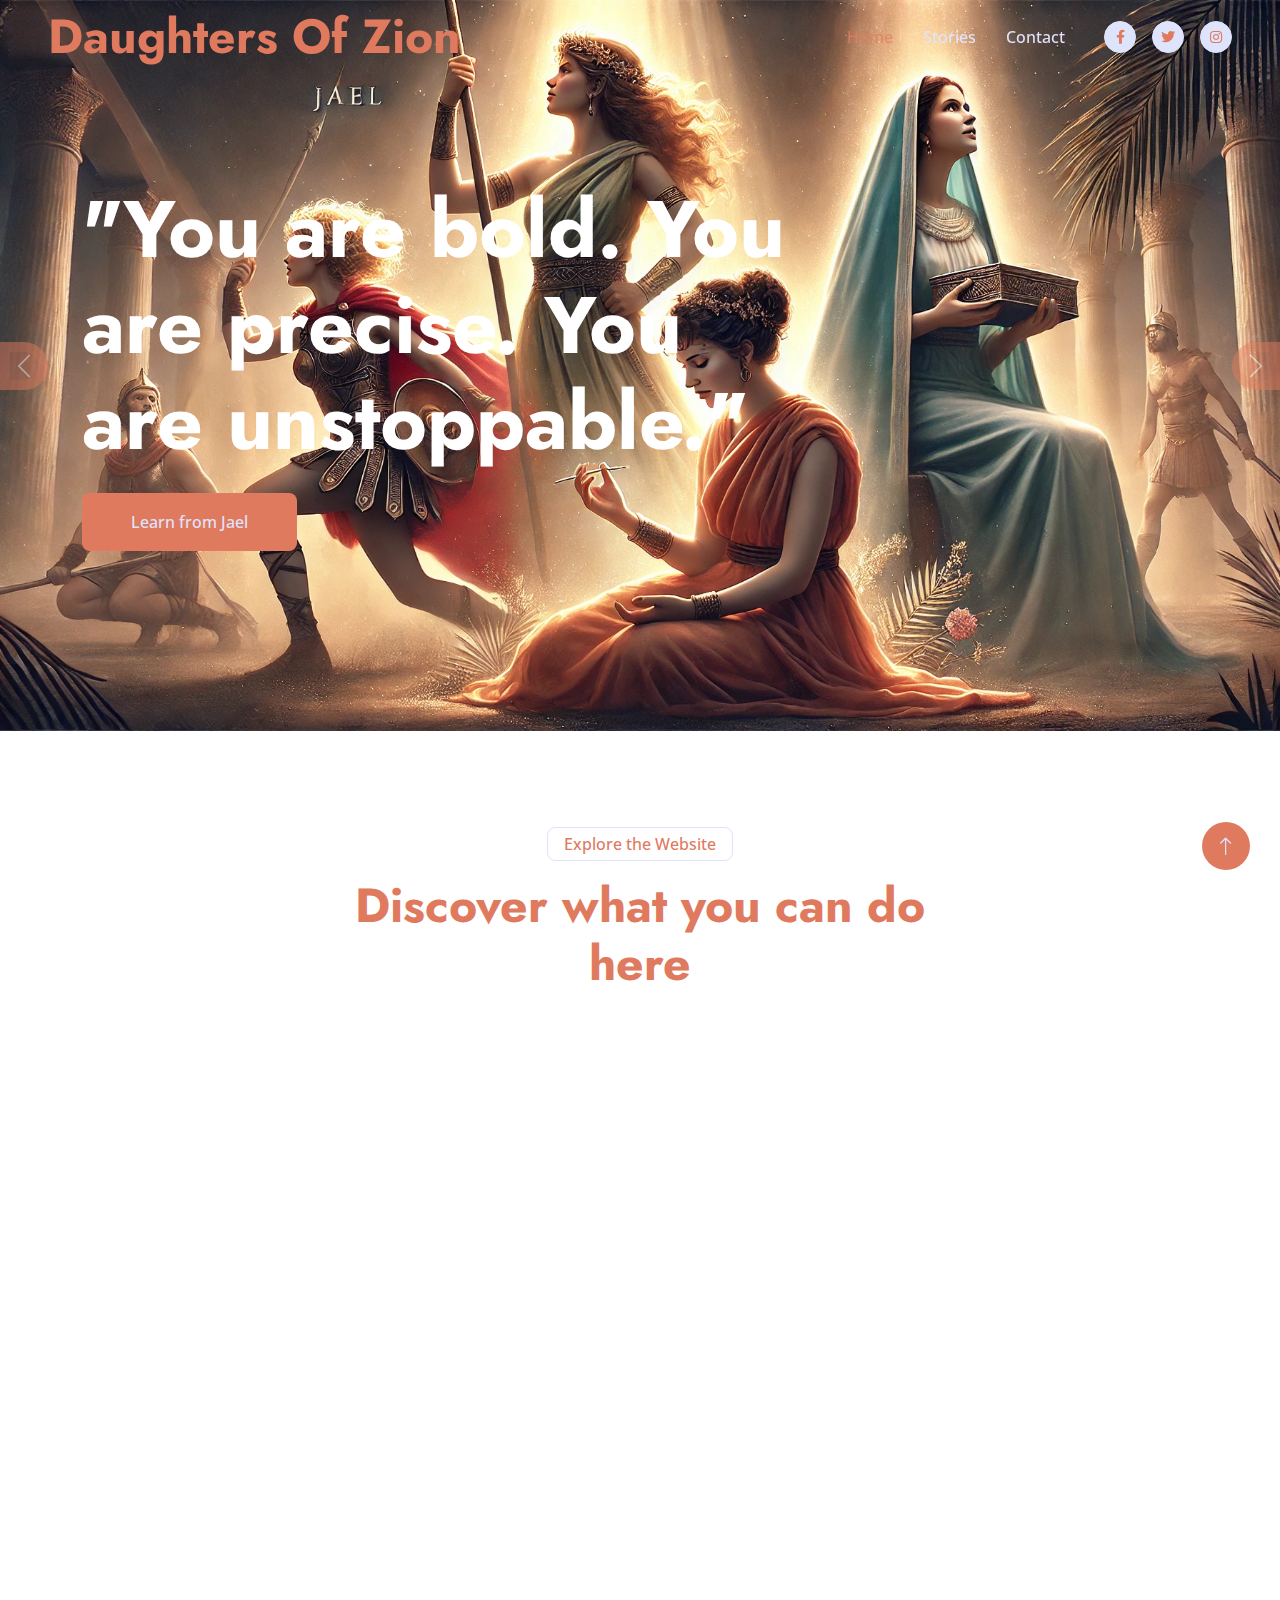
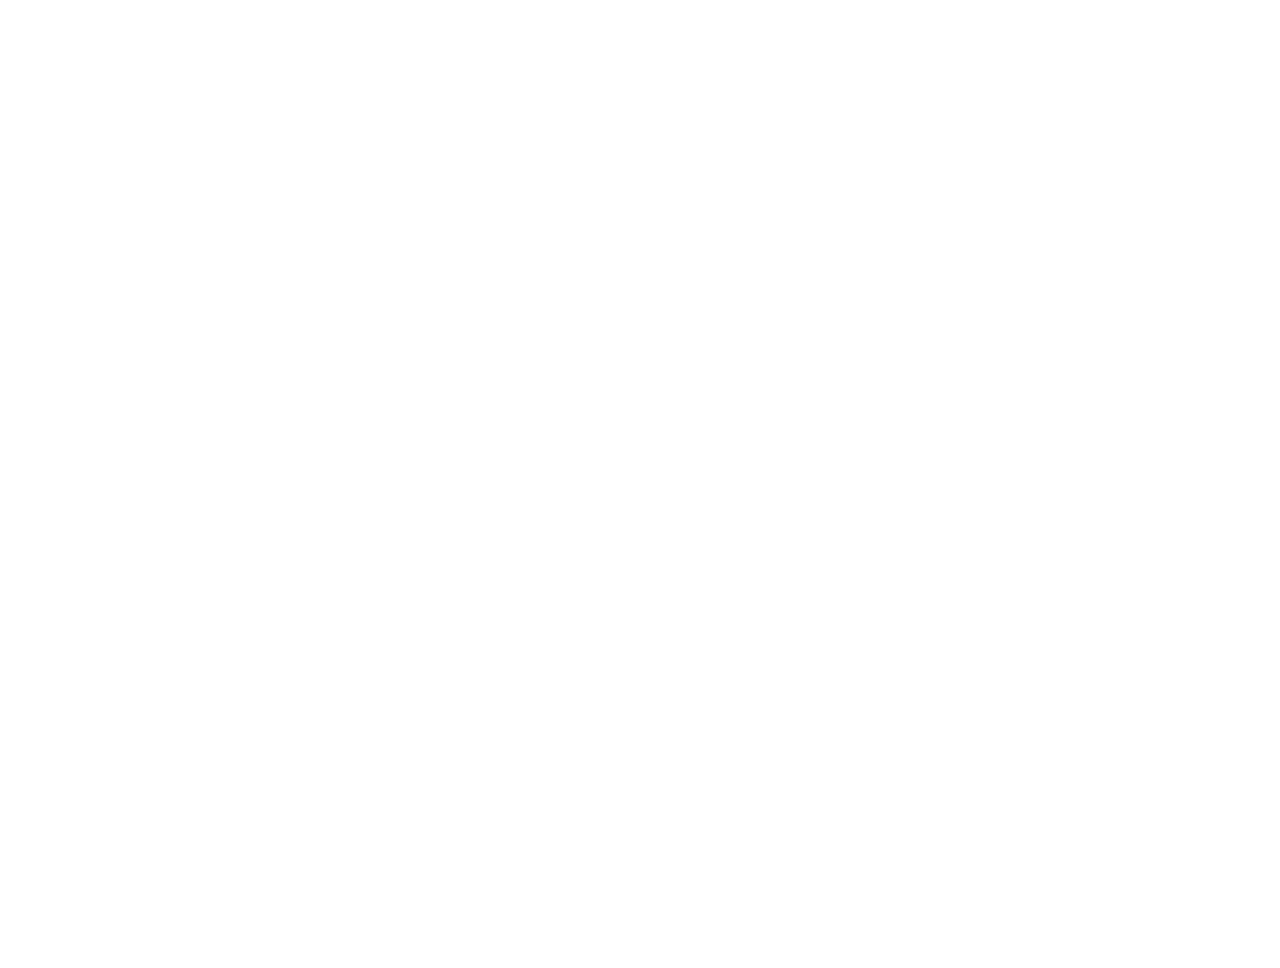
<file: index.html>
<!DOCTYPE html>
<html lang="en">

<head>
    <meta charset="utf-8">
    <title>DOZ - Bible Meets Tech</title>
    <meta content="width=device-width, initial-scale=1.0" name="viewport">
    <meta content="" name="keywords">
    <meta content="" name="description">

    <!-- Favicon -->
    <link href="img/favicon.ico" rel="icon">

    <!-- Google Web Fonts -->
    <link rel="preconnect" href="https://fonts.googleapis.com">
    <link rel="preconnect" href="https://fonts.gstatic.com" crossorigin>
    <link href="https://fonts.googleapis.com/css2?family=Jost:wght@500;600;700&family=Open+Sans:wght@400;500&display=swap" rel="stylesheet">  

    <!-- Icon Font Stylesheet -->
    <link href="https://cdnjs.cloudflare.com/ajax/libs/font-awesome/5.10.0/css/all.min.css" rel="stylesheet">
    <link href="https://cdn.jsdelivr.net/npm/bootstrap-icons@1.4.1/font/bootstrap-icons.css" rel="stylesheet">

    <!-- Libraries Stylesheet -->
    <link href="lib/animate/animate.min.css" rel="stylesheet">
    <link href="lib/owlcarousel/assets/owl.carousel.min.css" rel="stylesheet">

    <!-- Customized Bootstrap Stylesheet -->
    <link href="css/bootstrap.min.css" rel="stylesheet">

    <!-- Template Stylesheet -->
    <link href="css/style.css" rel="stylesheet">
</head>

<body>
    <!-- Spinner Start -->
    <!-- <div id="spinner" class="show bg-white position-fixed translate-middle w-100 vh-100 top-50 start-50 d-flex align-items-center justify-content-center">
        <div class="spinner-border text-primary" role="status" style="width: 3rem; height: 3rem;"></div>
    </div> -->
    <!-- Spinner End -->


    <!-- Navbar Start -->
    <div class="container-fluid fixed-top px-0 wow fadeIn" data-wow-delay="0.1s">
    
        <nav class="navbar navbar-expand-lg navbar-light py-lg-0 px-lg-5 wow fadeIn" data-wow-delay="0.1s">
            <a href="index.html" class="navbar-brand ms-4 ms-lg-0">
                <h1 class="display-5 text-primary m-0">Daughters Of Zion</h1>
            </a>
            <button type="button" class="navbar-toggler me-4" data-bs-toggle="collapse" data-bs-target="#navbarCollapse">
                <span class="navbar-toggler-icon"></span>
            </button>
            <div class="collapse navbar-collapse" id="navbarCollapse">
                <div class="navbar-nav ms-auto p-4 p-lg-0">
                    <a href="index.html" class="nav-item nav-link active">Home</a>
                    <a href="stories.html" class="nav-item nav-link">Stories</a>
                    <a href="contact.html" class="nav-item nav-link">Contact</a>
                </div>
                <div class="d-none d-lg-flex ms-2">
                    <a class="btn btn-light btn-sm-square rounded-circle ms-3" href="https://www.facebook.com/mfmintlhqyouthdoz">
                        <small class="fab fa-facebook-f text-primary"></small>
                    </a>
                    <a class="btn btn-light btn-sm-square rounded-circle ms-3" href="">
                        <small class="fab fa-twitter text-primary"></small>
                    </a>
                    <a class="btn btn-light btn-sm-square rounded-circle ms-3" href="https://www.instagram.com/dozmfmyouthchurch?igsh=MWJ4dmd3ZWdrMDV0MA==">
                        <small class="fab fa-instagram text-primary"></small>
                    </a>
                </div>
            </div>
        </nav>
    </div>
    <!-- Navbar End -->


    <!-- Carousel Start -->
    <div class="container-fluid p-0 mb-5 wow fadeIn" data-wow-delay="0.1s">
        <div id="header-carousel" class="carousel slide carousel-fade" data-bs-ride="carousel">
            <div class="carousel-inner">
                <div class="carousel-item active">
                    <img class="w-100" src="img/file-DhbsstC3WEdXSpi3wcVinu.webp" alt="Image">
                    <div class="carousel-caption">
                        <div class="container">
                            <div class="row justify-content-start">
                                <div class="col-lg-8">
                                    <!-- <p class="d-inline-block border border-white rounded text-primary fw-semi-bold py-1 px-3 animated slideInDown">Welcome to Finanza</p> -->
                                    <h1 class="display-1 mb-4 animated slideInDown">"You are bold. You are precise. You are unstoppable."</h1>
                                    <a href="jael.html" class="btn btn-primary py-3 px-5 animated slideInDown">Learn from Jael</a>
                                </div>
                            </div>
                        </div>
                    </div>
                </div>
                <div class="carousel-item">
                    <img class="w-100"  src="img/file-DhbsstC3WEdXSpi3wcVinu.webp" alt="Image">
                    <div class="carousel-caption">
                        <div class="container">
                            <div class="row justify-content-start">
                                <div class="col-lg-7">
                                    <!-- <p class="d-inline-block border border-white rounded text-primary fw-semi-bold py-1 px-3 animated slideInDown">Welcome to Finanza</p> -->
                                    <h1 class="display-1 mb-4 animated slideInDown">Lead with wisdom. Fight with grace.</h1>
                                    <a href="deborah.html" class="btn btn-primary py-3 px-5 animated slideInDown">Discover Deborah's Strength</a>
                                </div>
                            </div>
                        </div>
                    </div>
                </div>
                <div class="carousel-item">
                    <img class="w-100" src="img/file-DhbsstC3WEdXSpi3wcVinu.webp" alt="Image">
                    <div class="carousel-caption">
                        <div class="container">
                            <div class="row justify-content-start">
                                <div class="col-lg-7">
                                    <!-- <p class="d-inline-block border border-white rounded text-primary fw-semi-bold py-1 px-3 animated slideInDown">Welcome to Finanza</p> -->
                                    <h1 class="display-1 mb-4 animated slideInDown">Kindness is power. Wisdom is your armor</h1>
                                    <a href="abigail.html" class="btn btn-primary py-3 px-5 animated slideInDown">Meet Abigail</a>
                                </div>
                            </div>
                        </div>
                    </div>
                </div>
                <div class="carousel-item">
                    <img class="w-100" src="img//file-DhbsstC3WEdXSpi3wcVinu.webp" alt="Image">
                    <div class="carousel-caption">
                        <div class="container">
                            <div class="row justify-content-start">
                                <div class="col-lg-7">
                                    <!-- <p class="d-inline-block border border-white rounded text-primary fw-semi-bold py-1 px-3 animated slideInDown">Welcome to Finanza</p> -->
                                    <h1 class="display-1 mb-4 animated slideInDown">Your Prayers have a voice. Your wait has purpose.</h1>
                                    <a href="hannah.html" class="btn btn-primary py-3 px-5 animated slideInDown">Hear Hannah's Story</a>
                                </div>
                            </div>
                        </div>
                    </div>
                </div>
            </div>
            <button class="carousel-control-prev" type="button" data-bs-target="#header-carousel"
                data-bs-slide="prev">
                <span class="carousel-control-prev-icon" aria-hidden="true"></span>
                <span class="visually-hidden">Previous</span>
            </button>
            <button class="carousel-control-next" type="button" data-bs-target="#header-carousel"
                data-bs-slide="next">
                <span class="carousel-control-next-icon" aria-hidden="true"></span>
                <span class="visually-hidden">Next</span>
            </button>
        </div>
    </div>
    <!-- Carousel End -->

    <!-- Service Start -->
    <div class="container-xxl service py-5">
        <div class="container">
            <div class="text-center mx-auto wow fadeInUp" data-wow-delay="0.1s" style="max-width: 600px;">
                <p class="d-inline-block border rounded text-primary fw-semi-bold py-1 px-3">Explore the Website</p>
                <h1 class="display-5 mb-5">Discover what you can do here</h1>
            </div>
            <div class="row g-4 wow fadeInUp" data-wow-delay="0.3s">
                <div class="col-lg-4">
                    <div class="nav nav-pills d-flex justify-content-between w-100 h-100 me-4">
                        <button class="nav-link w-100 d-flex align-items-center text-start border p-4 mb-4 active" data-bs-toggle="pill" data-bs-target="#tab-pane-1" type="button">
                            <h5 class="m-0"><i class="fa fa-bars text-primary me-3"></i>Read Through Your Bible</h5>
                        </button>
                        <button class="nav-link w-100 d-flex align-items-center text-start border p-4 mb-4" data-bs-toggle="pill" data-bs-target="#tab-pane-2" type="button">
                            <h5 class="m-0"><i class="fa fa-bars text-primary me-3"></i>Explore the Stories</h5>
                        </button>
                        <button class="nav-link w-100 d-flex align-items-center text-start border p-4 mb-4" data-bs-toggle="pill" data-bs-target="#tab-pane-3" type="button">
                            <h5 class="m-0"><i class="fa fa-bars text-primary me-3"></i>Take the Quiz</h5>
                        </button>
                        <button class="nav-link w-100 d-flex align-items-center text-start border p-4 mb-0" data-bs-toggle="pill" data-bs-target="#tab-pane-4" type="button">
                            <h5 class="m-0"><i class="fa fa-bars text-primary me-3"></i>Watch & Learn</h5>
                        </button>
                    </div>
                </div>
                <div class="col-lg-8">
                    <div class="tab-content w-100">
                        <div class="tab-pane fade show active" id="tab-pane-1">
                            <div class="row g-4">
                                <div class="col-md-6" style="min-height: 350px;">
                                    <div class="position-relative h-100">
                                        <img class="position-absolute rounded w-100 h-100" src="img/read_bible.webp"
                                            style="object-fit: cover;" alt="">
                                    </div>
                                </div>
                                <div class="col-md-6">
                                    <h3 class="mb-4">Journey Through the Word</h3>
                                    <p class="mb-4">Experience the Bible like never before. This section offers a guided reading experience through the scriptures, helping you walk through powerful chapters, uncover timeless truths, and grow in your understanding of God's Word - one book at a time.</p>
                                    <p><i class="fa fa-check text-primary me-3"></i>Structured Bible Plan</p>
                                    <p><i class="fa fa-check text-primary me-3"></i>Explore at Your Pace</p>
                                    <p><i class="fa fa-check text-primary me-3"></i>Bible, Your Way</p>
                                    <a href="https://www.bible.com/bible/111/GEN.INTRO1.NIV" class="btn btn-primary py-3 px-5 mt-3">Start Your Journey Today</a>
                                </div>
                            </div>
                        </div>
                        <div class="tab-pane fade" id="tab-pane-2">
                            <div class="row g-4">
                                <div class="col-md-6" style="min-height: 350px;">
                                    <div class="position-relative h-100">
                                        <img class="position-absolute rounded w-100 h-100" src="img/story.webp"
                                            style="object-fit: cover;" alt="">
                                    </div>
                                </div>
                                <div class="col-md-6">
                                    <h3 class="mb-4">Stories That Shaped Nations</h3>
                                    <p class="mb-4">Meet the women whose courage, wisdom, and faith left lasting masks on history. Explore vivid retellings, biblical references, and visual insights that bring these stories to life. Their journeys will inspire yours.</p>
                                    <p><i class="fa fa-check text-primary me-3"></i>Meet Bold Bible Women</p>
                                    <p><i class="fa fa-check text-primary me-3"></i>Lessons to Learn</p>
                                    <p><i class="fa fa-check text-primary me-3"></i>Dive Deeper</p>
                                    <a href="stories.html" class="btn btn-primary py-3 px-5 mt-3">Explore Their Stories</a>
                                </div>
                            </div>
                        </div>
                        <div class="tab-pane fade" id="tab-pane-3">
                            <div class="row g-4">
                                <div class="col-md-6" style="min-height: 350px;">
                                    <div class="position-relative h-100">
                                        <img class="position-absolute rounded w-100 h-100" src="img/quiz.webp"
                                            style="object-fit: cover;" alt="">
                                    </div>
                                </div>
                                <div class="col-md-6">
                                    <h3 class="mb-4">Test What You Know</h3>
                                    <p class="mb-4">Ready to challenge yourself? Dive into quizzes that make learning fun and reflective. Whether it's a quick check or a deep test of your knowledge, this section helps you retain the stories, lessons, and virtues in an engaging way.</p>
                                    <p><i class="fa fa-check text-primary me-3"></i>Test What You've Learned</p>
                                    <p><i class="fa fa-check text-primary me-3"></i>Learn While You Play</p>
                                    <p><i class="fa fa-check text-primary me-3"></i>Challenge Yourself</p>
                                    <a href="" class="btn btn-primary py-3 px-5 mt-3">Test What You Know</a>
                                </div>
                            </div>
                        </div>
                        <div class="tab-pane fade" id="tab-pane-4">
                            <div class="row g-4">
                                <div class="col-md-6" style="min-height: 350px;">
                                    <div class="position-relative h-100">
                                        <img class="position-absolute rounded w-100 h-100" src="img/watch.webp"
                                            style="object-fit: cover;" alt="">
                                    </div>
                                </div>
                                <div class="col-md-6">
                                    <h3 class="mb-4">Watch and Learn</h3>
                                    <p class="mb-4">Step into the stories of powerful women in the Bible through engaging short videos. This section brings the Bible to life in a way that's simple, relatable, and visual. It's not just about watching - it's about understanding their journey and how it connects to yours.</p>
                                    <p><i class="fa fa-check text-primary me-3"></i>Visual Storytelling</p>
                                    <p><i class="fa fa-check text-primary me-3"></i>Learn</p>
                                    <p><i class="fa fa-check text-primary me-3"></i>See, Feel, Reflect</p>
                                    <a href="" class="btn btn-primary py-3 px-5 mt-3">Watch Now</a>
                                </div>
                            </div>
                        </div>
                    </div>
                </div>
            </div>
        </div>
    </div>
    <!-- Service End -->

    <!-- Projects Start -->
    <div class="container-xxl py-5">
        <div class="container">
            <div class="text-center mx-auto wow fadeInUp" data-wow-delay="0.1s" style="max-width: 600px;">
                <h1 class="display-5 mb-5">Meet the Women of Power</h1>
            </div>
            <div class="owl-carousel project-carousel wow fadeInUp" data-wow-delay="0.3s">
                <div class="project-item pe-5 pb-5">
                    <div class="project-img mb-3">
                        <img class="img-fluid rounded" src="img//jael.jpg" alt="">
                        <a href=""><i class="fa fa-link fa-3x text-primary"></i></a>
                    </div>
                    <div class="project-title">
                        <h4 class="mb-0">Jael</h4>
                    </div>
                </div>
                <div class="project-item pe-5 pb-5">
                    <div class="project-img mb-3">
                        <img class="img-fluid rounded" src="img/deborah.jpg" alt="">
                        <a href=""><i class="fa fa-link fa-3x text-primary"></i></a>
                    </div>
                    <div class="project-title">
                        <h4 class="mb-0">Deborah</h4>
                    </div>
                </div>
                <div class="project-item pe-5 pb-5">
                    <div class="project-img mb-3">
                        <img class="img-fluid rounded" src="img/abigail.jpg" alt="">
                        <a href=""><i class="fa fa-link fa-3x text-primary"></i></a>
                    </div>
                    <div class="project-title">
                        <h4 class="mb-0">Abigail</h4>
                    </div>
                </div>
                <div class="project-item pe-5 pb-5">
                    <div class="project-img mb-3">
                        <img class="img-fluid rounded" src="img/hannah.jpg" alt="">
                        <a href=""><i class="fa fa-link fa-3x text-primary"></i></a>
                    </div>
                    <div class="project-title">
                        <h4 class="mb-0">Hannah</h4>
                    </div>
                </div>
            </div>
        </div>
    </div>
    <!-- Projects End -->


    <!-- Footer Start -->
    <div class="container-fluid bg-dark text-light footer mt-5 py-5 wow fadeIn" data-wow-delay="0.1s">
        <div class="container py-5">
            <div class="row g-5">
                <div class="col-lg-3 col-md-6">
                    <h4 class="text-white mb-4">Our Handles</h4>
                    <div class="d-flex pt-2">
                        <a class="btn btn-square btn-outline-light rounded-circle me-2" href=""><i class="fab fa-twitter"></i></a>
                        <a class="btn btn-square btn-outline-light rounded-circle me-2" href="https://www.facebook.com/mfmintlhqyouthdoz"><i class="fab fa-facebook-f"></i></a>
                        <a class="btn btn-square btn-outline-light rounded-circle me-2" href=""><i class="fab fa-youtube"></i></a>
                        <a class="btn btn-square btn-outline-light rounded-circle me-2" href="https://www.instagram.com/dozmfmyouthchurch?igsh=MWJ4dmd3ZWdrMDV0MA=="><i class="fab fa-instagram"></i></a>
                    </div>
                </div>
                <div class="col-lg-3 col-md-6">
                    <h4 class="text-white mb-4">Explore</h4>
                    <a class="btn btn-link" href="https://www.bible.com/bible/111/GEN.INTRO1.NIV">Read Through Your Bible</a>
                    <a class="btn btn-link" href="stories.html">Explore the Stories</a>
                    <a class="btn btn-link" href="">Take the Quiz</a>
                    <a class="btn btn-link" href="">Watch & Learn</a>
                </div>
                <div class="col-lg-3 col-md-6">
                    <h4 class="text-white mb-4">Quick Links</h4>
                    <a class="btn btn-link" href="index.html">Home page</a>
                    <a class="btn btn-link" href="stories.html">Stories</a>
                    <a class="btn btn-link" href="https://www.bible.com/bible/111/GEN.INTRO1.NIV">Online Bible</a>
                </div>
            </div>
        </div>
    </div>
    <!-- Footer End -->

    <!-- Back to Top -->
    <a href="#" class="btn btn-lg btn-primary btn-lg-square rounded-circle back-to-top"><i class="bi bi-arrow-up"></i></a>


    <!-- JavaScript Libraries -->
    <script src="https://code.jquery.com/jquery-3.4.1.min.js"></script>
    <script src="https://cdn.jsdelivr.net/npm/bootstrap@5.0.0/dist/js/bootstrap.bundle.min.js"></script>
    <script src="lib/wow/wow.min.js"></script>
    <script src="lib/easing/easing.min.js"></script>
    <script src="lib/waypoints/waypoints.min.js"></script>
    <script src="lib/owlcarousel/owl.carousel.min.js"></script>
    <script src="lib/counterup/counterup.min.js"></script>

    <!-- Template Javascript -->
    <script src="js/main.js"></script>
</body>

</html>
</file>
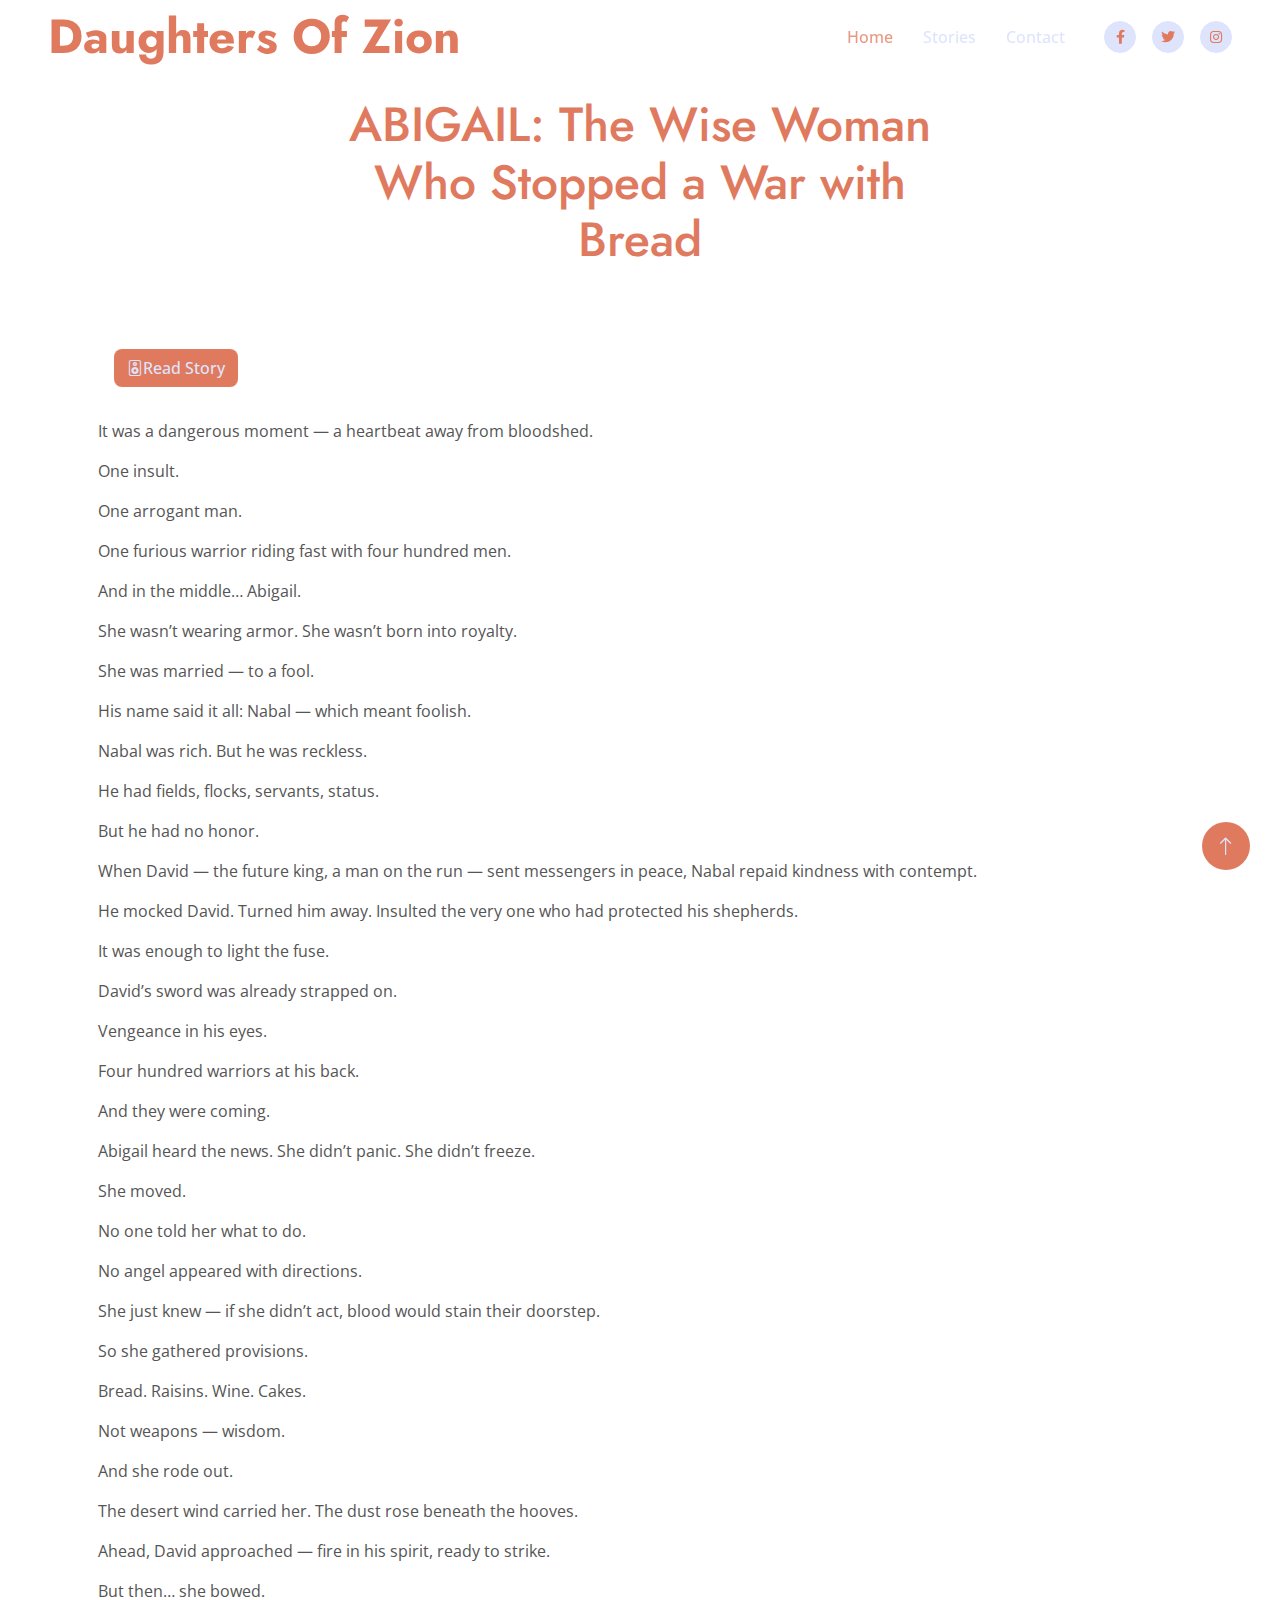
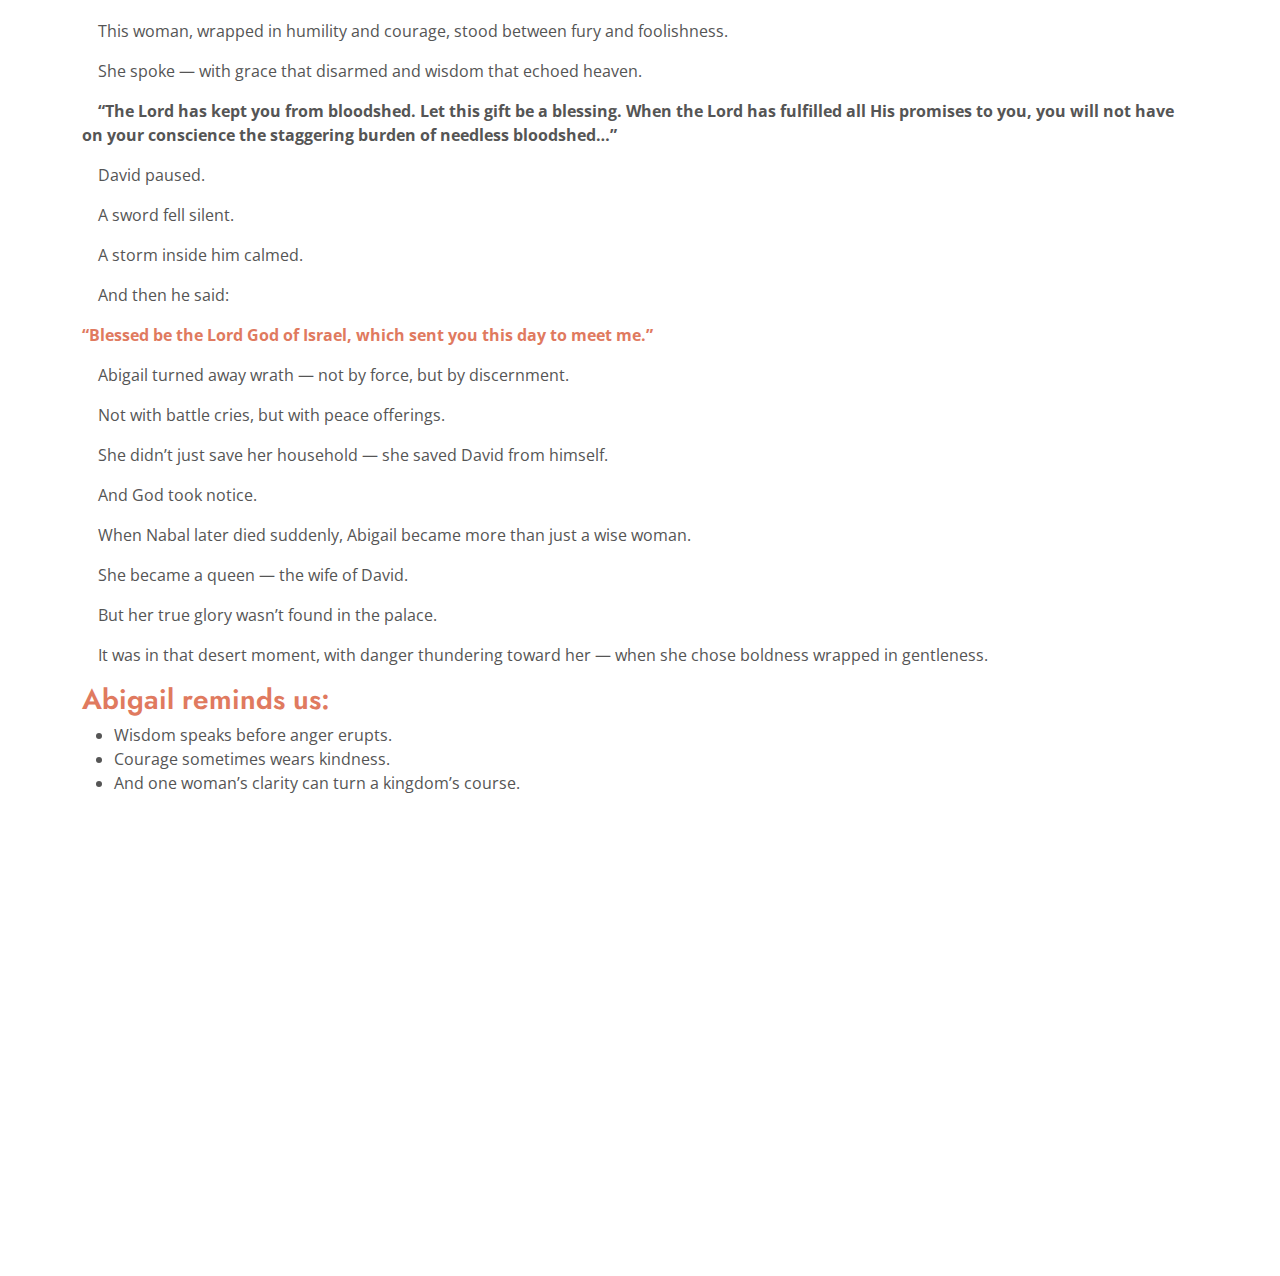
<file: abigail.html>
<!DOCTYPE html>
<html lang="en">

<head>
    <meta charset="utf-8">
    <title>DOZ - Bible Meets Tech</title>
    <meta content="width=device-width, initial-scale=1.0" name="viewport">
    <meta content="" name="keywords">
    <meta content="" name="description">

    <!-- Favicon -->
    <link href="img/favicon.ico" rel="icon">

    <!-- Google Web Fonts -->
    <link rel="preconnect" href="https://fonts.googleapis.com">
    <link rel="preconnect" href="https://fonts.gstatic.com" crossorigin>
    <link href="https://fonts.googleapis.com/css2?family=Jost:wght@500;600;700&family=Open+Sans:wght@400;500&display=swap" rel="stylesheet">  

    <!-- Icon Font Stylesheet -->
    <link href="https://cdnjs.cloudflare.com/ajax/libs/font-awesome/5.10.0/css/all.min.css" rel="stylesheet">
    <link href="https://cdn.jsdelivr.net/npm/bootstrap-icons@1.4.1/font/bootstrap-icons.css" rel="stylesheet">

    <!-- Libraries Stylesheet -->
    <link href="lib/animate/animate.min.css" rel="stylesheet">
    <link href="lib/owlcarousel/assets/owl.carousel.min.css" rel="stylesheet">

    <!-- Customized Bootstrap Stylesheet -->
    <link href="css/bootstrap.min.css" rel="stylesheet">

    <!-- Template Stylesheet -->
    <link href="css/style.css" rel="stylesheet">
</head>

<body>
    <!-- Spinner Start -->
    <!-- <div id="spinner" class="show bg-white position-fixed translate-middle w-100 vh-100 top-50 start-50 d-flex align-items-center justify-content-center">
        <div class="spinner-border text-primary" role="status" style="width: 3rem; height: 3rem;"></div>
    </div> -->
    <!-- Spinner End -->


    <!-- Navbar Start -->
    <div class="container-fluid fixed-top px-0 wow fadeIn" data-wow-delay="0.1s">
    
        <nav class="navbar navbar-expand-lg navbar-light py-lg-0 px-lg-5 wow fadeIn" data-wow-delay="0.1s">
            <a href="index.html" class="navbar-brand ms-4 ms-lg-0">
                <h1 class="display-5 text-primary m-0">Daughters Of Zion</h1>
            </a>
            <button type="button" class="navbar-toggler me-4" data-bs-toggle="collapse" data-bs-target="#navbarCollapse">
                <span class="navbar-toggler-icon"></span>
            </button>
            <div class="collapse navbar-collapse" id="navbarCollapse">
                <div class="navbar-nav ms-auto p-4 p-lg-0">
                    <a href="index.html" class="nav-item nav-link active">Home</a>
                    <a href="stories.html" class="nav-item nav-link">Stories</a>
                    <a href="contact.html" class="nav-item nav-link">Contact</a>
                </div>
                <div class="d-none d-lg-flex ms-2">
                    <a class="btn btn-light btn-sm-square rounded-circle ms-3" href="https://www.facebook.com/mfmintlhqyouthdoz">
                        <small class="fab fa-facebook-f text-primary"></small>
                    </a>
                    <a class="btn btn-light btn-sm-square rounded-circle ms-3" href="">
                        <small class="fab fa-twitter text-primary"></small>
                    </a>
                    <a class="btn btn-light btn-sm-square rounded-circle ms-3" href="https://www.instagram.com/dozmfmyouthchurch?igsh=MWJ4dmd3ZWdrMDV0MA==">
                        <small class="fab fa-instagram text-primary"></small>
                    </a>
                </div>
            </div>
        </nav>
    </div>
    <!-- Navbar End -->
    
  <!-- Abigail content here -->
    <div id="abigail" class="container-xxl py-5 story-section">
        <div class="container">
            <div class="text-center mx-auto wow fadeInUp" data-wow-delay="0.1s" style="max-width: 600px;">
                <h5 class="display-5 mb-5 pt-5">ABIGAIL: The Wise Woman Who Stopped a War with Bread</h5>
            </div>
                <div class="intro">
                    <div class="top-0 end-0 p-3">  
                        <button class="btn btn-primary speaker-btn mx-3 my-3" onclick="toggleSpeech()">
        <i class="bi bi-speaker"></i>Read Story
                        </button>
                    </div>
                </div>
              
                <div id="story">
                    
                  <p><i class="text-primary me-3"></i>It was a dangerous moment — a heartbeat away from bloodshed.</p>

                      <p><i class="text-primary me-3"></i>One insult.</p>
                      <p><i class="text-primary me-3"></i>One arrogant man.</p>
                      <p><i class="text-primary me-3"></i>One furious warrior riding fast with four hundred men.</p>
                      
                      <p><i class="text-primary me-3"></i>And in the middle… Abigail.</p>
                      
                      <p><i class="text-primary me-3"></i>She wasn’t wearing armor. She wasn’t born into royalty.</p>
                      <p><i class="text-primary me-3"></i>She was married — to a fool.</p>
                      <p><i class="text-primary me-3"></i>His name said it all: Nabal — which meant foolish.</p>
                      
                      <p><i class="text-primary me-3"></i>Nabal was rich. But he was reckless.</p>
                      <p><i class="text-primary me-3"></i>He had fields, flocks, servants, status.</p>
                      <p><i class="text-primary me-3"></i>But he had no honor.</p>
                      <p><i class="text-primary me-3"></i>When David — the future king, a man on the run — sent messengers in peace, Nabal repaid kindness with contempt.</p>
                      <p><i class="text-primary me-3"></i>He mocked David. Turned him away. Insulted the very one who had protected his shepherds.</p>
                      
                      <p><i class="text-primary me-3"></i>It was enough to light the fuse.</p>
                      
                      <p><i class="text-primary me-3"></i>David’s sword was already strapped on.</p>
                      <p><i class="text-primary me-3"></i>Vengeance in his eyes.</p>
                      <p><i class="text-primary me-3"></i>Four hundred warriors at his back.</p>
                      <p><i class="text-primary me-3"></i>And they were coming.</p>
                      
                      <p><i class="text-primary me-3"></i>Abigail heard the news. She didn’t panic. She didn’t freeze.</p>
                      <p><i class="text-primary me-3"></i>She moved.</p>
                      
                      <p><i class="text-primary me-3"></i>No one told her what to do.</p>
                      <p><i class="text-primary me-3"></i>No angel appeared with directions.</p>
                      <p><i class="text-primary me-3"></i>She just knew — if she didn’t act, blood would stain their doorstep.</p>
                      
                      <p><i class="text-primary me-3"></i>So she gathered provisions.</p>
                      <p><i class="text-primary me-3"></i>Bread. Raisins. Wine. Cakes.</p>
                      <p><i class="text-primary me-3"></i>Not weapons — wisdom.</p>
                      
                      <p><i class="text-primary me-3"></i>And she rode out.</p>
                      
                      <p><i class="text-primary me-3"></i>The desert wind carried her. The dust rose beneath the hooves.</p>
                      <p><i class="text-primary me-3"></i>Ahead, David approached — fire in his spirit, ready to strike.</p>
                      
                      <p><i class="text-primary me-3"></i>But then… she bowed.</p>
                      <p><i class="text-primary me-3"></i>This woman, wrapped in humility and courage, stood between fury and foolishness.</p>
                      
                      <p><i class="text-primary me-3"></i>She spoke — with grace that disarmed and wisdom that echoed heaven.</p>
                      
                      <p><i class="text-primary me-3"></i><strong>“The Lord has kept you from bloodshed. Let this gift be a blessing. When the Lord has fulfilled all His promises to you, you will not have on your conscience the staggering burden of needless bloodshed…”</strong></p>
                      
                      <p><i class="text-primary me-3"></i>David paused.</p>
                      
                      <p><i class="text-primary me-3"></i>A sword fell silent.</p>
                      <p><i class="text-primary me-3"></i>A storm inside him calmed.</p>
                      
                      <p><i class="text-primary me-3"></i>And then he said:</p>
                      <p class="text-primary me-3"><strong>“Blessed be the Lord God of Israel, which sent you this day to meet me.”</strong></p>
                      
                      <p><i class="text-primary me-3"></i>Abigail turned away wrath — not by force, but by discernment.</p>
                      <p><i class="text-primary me-3"></i>Not with battle cries, but with peace offerings.</p>
                      
                      <p><i class="text-primary me-3"></i>She didn’t just save her household — she saved David from himself.</p>
                      <p><i class="text-primary me-3"></i>And God took notice.</p>
                      
                      <p><i class="text-primary me-3"></i>When Nabal later died suddenly, Abigail became more than just a wise woman.</p>
                      <p><i class="text-primary me-3"></i>She became a queen — the wife of David.</p>
                      
                      <p><i class="text-primary me-3"></i>But her true glory wasn’t found in the palace.</p>
                      <p><i class="text-primary me-3"></i>It was in that desert moment, with danger thundering toward her — when she chose boldness wrapped in gentleness.</p>
                </p>
                    
              
                  <div class="lessons">
                    <h3> Abigail reminds us:</h3>
                    <ul>
                      <li>Wisdom speaks before anger erupts.</li>
                      <li>Courage sometimes wears kindness.</li>
                      <li>And one woman’s clarity can turn a kingdom’s course.</li>
                    </ul>
                  </div>
                </div>
              </div>
        </div>
    </div>
  
    <!-- Footer Start -->
    <div class="container-fluid bg-dark text-light footer mt-5 py-5 wow fadeIn" data-wow-delay="0.1s">
        <div class="container py-5">
            <div class="row g-5">
                <div class="col-lg-3 col-md-6">
                    <h4 class="text-white mb-4">Our Handles</h4>
                    <div class="d-flex pt-2">
                        <a class="btn btn-square btn-outline-light rounded-circle me-2" href=""><i class="fab fa-twitter"></i></a>
                        <a class="btn btn-square btn-outline-light rounded-circle me-2" href="https://www.facebook.com/mfmintlhqyouthdoz"><i class="fab fa-facebook-f"></i></a>
                        <a class="btn btn-square btn-outline-light rounded-circle me-2" href=""><i class="fab fa-youtube"></i></a>
                        <a class="btn btn-square btn-outline-light rounded-circle me-2" href="https://www.instagram.com/dozmfmyouthchurch?igsh=MWJ4dmd3ZWdrMDV0MA=="><i class="fab fa-instagram"></i></a>
                    </div>
                </div>
                <div class="col-lg-3 col-md-6">
                    <h4 class="text-white mb-4">Explore</h4>
                    <a class="btn btn-link" href="https://www.bible.com/bible/111/GEN.INTRO1.NIV">Read Through Your Bible</a>
                    <a class="btn btn-link" href="stories.html">Explore the Stories</a>
                    <a class="btn btn-link" href="">Take the Quiz</a>
                    <a class="btn btn-link" href="">Watch & Learn</a>
                </div>
                <div class="col-lg-3 col-md-6">
                    <h4 class="text-white mb-4">Quick Links</h4>
                    <a class="btn btn-link" href="index.html">Home page</a>
                    <a class="btn btn-link" href="stories.html">Stories</a>
                    <a class="btn btn-link" href="https://www.bible.com/bible/111/GEN.INTRO1.NIV">Online Bible</a>
                </div>
            </div>
        </div>
    </div>
    <!-- Footer End -->

    <!-- Back to Top -->
    <a href="#" class="btn btn-lg btn-primary btn-lg-square rounded-circle back-to-top"><i class="bi bi-arrow-up"></i></a>


    <!-- JavaScript Libraries -->
    <script src="https://code.jquery.com/jquery-3.4.1.min.js"></script>
    <script src="https://cdn.jsdelivr.net/npm/bootstrap@5.0.0/dist/js/bootstrap.bundle.min.js"></script>
    <script src="lib/wow/wow.min.js"></script>
    <script src="lib/easing/easing.min.js"></script>
    <script src="lib/waypoints/waypoints.min.js"></script>
    <script src="lib/owlcarousel/owl.carousel.min.js"></script>
    <script src="lib/counterup/counterup.min.js"></script>

    <!-- Template Javascript -->
    <script src="js/main.js"></script>
    <script src="./js/story.js"></script>
</body>

</html>
</file>
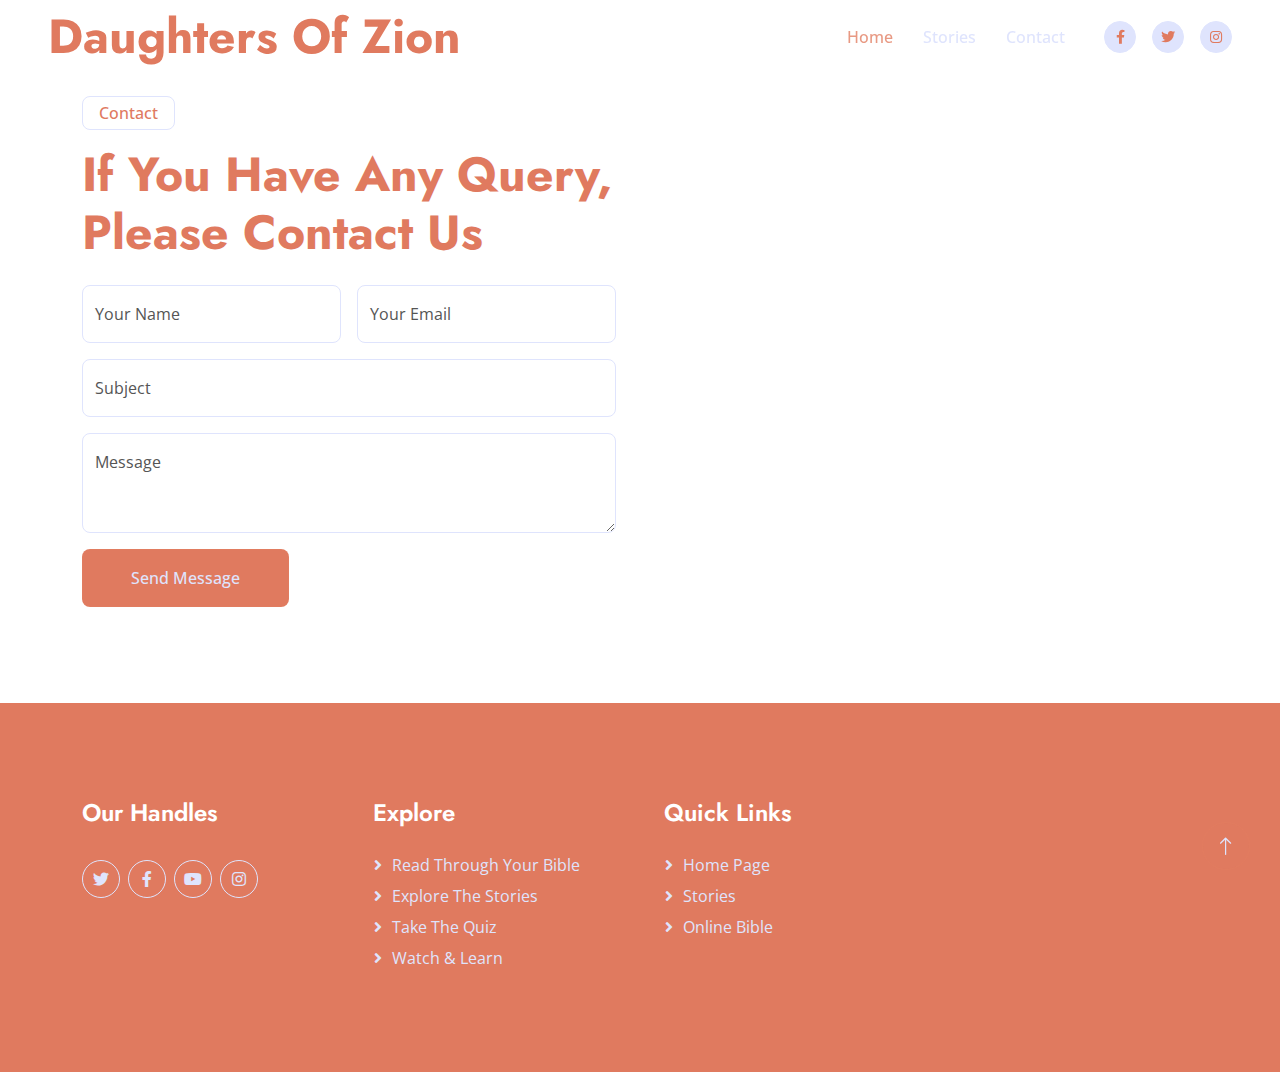
<file: contact.html>
<!DOCTYPE html>
<html lang="en">

<head>
    <meta charset="utf-8">
    <title>DOZ - Bible Meets Tech</title>
    <meta content="width=device-width, initial-scale=1.0" name="viewport">
    <meta content="" name="keywords">
    <meta content="" name="description">

    <!-- Favicon -->
    <link href="img/favicon.ico" rel="icon">

    <!-- Google Web Fonts -->
    <link rel="preconnect" href="https://fonts.googleapis.com">
    <link rel="preconnect" href="https://fonts.gstatic.com" crossorigin>
    <link href="https://fonts.googleapis.com/css2?family=Jost:wght@500;600;700&family=Open+Sans:wght@400;500&display=swap" rel="stylesheet">  

    <!-- Icon Font Stylesheet -->
    <link href="https://cdnjs.cloudflare.com/ajax/libs/font-awesome/5.10.0/css/all.min.css" rel="stylesheet">
    <link href="https://cdn.jsdelivr.net/npm/bootstrap-icons@1.4.1/font/bootstrap-icons.css" rel="stylesheet">

    <!-- Libraries Stylesheet -->
    <link href="lib/animate/animate.min.css" rel="stylesheet">
    <link href="lib/owlcarousel/assets/owl.carousel.min.css" rel="stylesheet">

    <!-- Customized Bootstrap Stylesheet -->
    <link href="css/bootstrap.min.css" rel="stylesheet">

    <!-- Template Stylesheet -->
    <link href="css/style.css" rel="stylesheet">
</head>

<body>
    <!-- Spinner Start -->
    <!-- <div id="spinner" class="show bg-white position-fixed translate-middle w-100 vh-100 top-50 start-50 d-flex align-items-center justify-content-center">
        <div class="spinner-border text-primary" role="status" style="width: 3rem; height: 3rem;"></div>
    </div> -->
    <!-- Spinner End -->


    <!-- Navbar Start -->
    <div class="container-fluid fixed-top px-0 wow fadeIn" data-wow-delay="0.1s">
    
        <nav class="navbar navbar-expand-lg navbar-light py-lg-0 px-lg-5 wow fadeIn" data-wow-delay="0.1s">
            <a href="index.html" class="navbar-brand ms-4 ms-lg-0">
                <h1 class="display-5 text-primary m-0">Daughters Of Zion</h1>
            </a>
            <button type="button" class="navbar-toggler me-4" data-bs-toggle="collapse" data-bs-target="#navbarCollapse">
                <span class="navbar-toggler-icon"></span>
            </button>
            <div class="collapse navbar-collapse" id="navbarCollapse">
                <div class="navbar-nav ms-auto p-4 p-lg-0">
                    <a href="index.html" class="nav-item nav-link active">Home</a>
                    <a href="stories.html" class="nav-item nav-link">Stories</a>
                    <a href="contact.html" class="nav-item nav-link">Contact</a>
                </div>
                <div class="d-none d-lg-flex ms-2">
                    <a class="btn btn-light btn-sm-square rounded-circle ms-3" href="https://www.facebook.com/mfmintlhqyouthdoz">
                        <small class="fab fa-facebook-f text-primary"></small>
                    </a>
                    <a class="btn btn-light btn-sm-square rounded-circle ms-3" href="">
                        <small class="fab fa-twitter text-primary"></small>
                    </a>
                    <a class="btn btn-light btn-sm-square rounded-circle ms-3" href="https://www.instagram.com/dozmfmyouthchurch?igsh=MWJ4dmd3ZWdrMDV0MA==">
                        <small class="fab fa-instagram text-primary"></small>
                    </a>
                </div>
            </div>
        </nav>
    </div>
    <!-- Navbar End -->

    <div class="mb-5">
    </div>

    <!-- Contact Start -->
    <div class="container-xxl py-5">
        <div class="container">
            <div class="row g-5">
                <div class="col-lg-6 wow fadeIn" data-wow-delay="0.1s">
                    <p class="d-inline-block border rounded text-primary fw-semi-bold py-1 px-3">Contact</p>
                    <h1 class="display-5 mb-4">If You Have Any Query, Please Contact Us</h1>
                    <form>
                        <div class="row g-3">
                            <div class="col-md-6">
                                <div class="form-floating">
                                    <input type="text" class="form-control" id="name" placeholder="Your Name">
                                    <label for="name">Your Name</label>
                                </div>
                            </div>
                            <div class="col-md-6">
                                <div class="form-floating">
                                    <input type="email" class="form-control" id="email" placeholder="Your Email">
                                    <label for="email">Your Email</label>
                                </div>
                            </div>
                            <div class="col-12">
                                <div class="form-floating">
                                    <input type="text" class="form-control" id="subject" placeholder="Subject">
                                    <label for="subject">Subject</label>
                                </div>
                            </div>
                            <div class="col-12">
                                <div class="form-floating">
                                    <textarea class="form-control" placeholder="Leave a message here" id="message" style="height: 100px"></textarea>
                                    <label for="message">Message</label>
                                </div>
                            </div>
                            <div class="col-12">
                                <button class="btn btn-primary py-3 px-5" type="submit">Send Message</button>
                            </div>
                        </div>
                    </form>
                </div>
                <div class="col-lg-6 wow fadeIn" data-wow-delay="0.5s" style="min-height: 450px;">
                    <div class="position-relative rounded overflow-hidden h-100">
                        <iframe class="position-relative w-100 h-100"
                        src="https://www.google.com/maps/embed?pb=!1m18!1m12!1m3!1d3001156.4288297426!2d-78.01371936852176!3d42.72876761954724!2m3!1f0!2f0!3f0!3m2!1i1024!2i768!4f13.1!3m3!1m2!1s0x4ccc4bf0f123a5a9%3A0xddcfc6c1de189567!2sNew%20York%2C%20USA!5e0!3m2!1sen!2sbd!4v1603794290143!5m2!1sen!2sbd"
                        frameborder="0" style="min-height: 450px; border:0;" allowfullscreen="" aria-hidden="false"
                        tabindex="0"></iframe>
                    </div>
                </div>
            </div>
        </div>
    </div>
    <!-- Contact End -->


    <!-- Footer Start -->
    <div class="container-fluid bg-dark text-light footer mt-5 py-5 wow fadeIn" data-wow-delay="0.1s">
        <div class="container py-5">
            <div class="row g-5">
                <div class="col-lg-3 col-md-6">
                    <h4 class="text-white mb-4">Our Handles</h4>
                    <div class="d-flex pt-2">
                        <a class="btn btn-square btn-outline-light rounded-circle me-2" href=""><i class="fab fa-twitter"></i></a>
                        <a class="btn btn-square btn-outline-light rounded-circle me-2" href="https://www.facebook.com/mfmintlhqyouthdoz"><i class="fab fa-facebook-f"></i></a>
                        <a class="btn btn-square btn-outline-light rounded-circle me-2" href=""><i class="fab fa-youtube"></i></a>
                        <a class="btn btn-square btn-outline-light rounded-circle me-2" href="https://www.instagram.com/dozmfmyouthchurch?igsh=MWJ4dmd3ZWdrMDV0MA=="><i class="fab fa-instagram"></i></a>
                    </div>
                </div>
                <div class="col-lg-3 col-md-6">
                    <h4 class="text-white mb-4">Explore</h4>
                    <a class="btn btn-link" href="https://www.bible.com/bible/111/GEN.INTRO1.NIV">Read Through Your Bible</a>
                    <a class="btn btn-link" href="stories.html">Explore the Stories</a>
                    <a class="btn btn-link" href="">Take the Quiz</a>
                    <a class="btn btn-link" href="">Watch & Learn</a>
                </div>
                <div class="col-lg-3 col-md-6">
                    <h4 class="text-white mb-4">Quick Links</h4>
                    <a class="btn btn-link" href="index.html">Home page</a>
                    <a class="btn btn-link" href="stories.html">Stories</a>
                    <a class="btn btn-link" href="https://www.bible.com/bible/111/GEN.INTRO1.NIV">Online Bible</a>
                </div>
            </div>
        </div>
    </div>
    <!-- Footer End -->

    <!-- Back to Top -->
    <a href="#" class="btn btn-lg btn-primary btn-lg-square rounded-circle back-to-top"><i class="bi bi-arrow-up"></i></a>


    <!-- JavaScript Libraries -->
    <script src="https://code.jquery.com/jquery-3.4.1.min.js"></script>
    <script src="https://cdn.jsdelivr.net/npm/bootstrap@5.0.0/dist/js/bootstrap.bundle.min.js"></script>
    <script src="lib/wow/wow.min.js"></script>
    <script src="lib/easing/easing.min.js"></script>
    <script src="lib/waypoints/waypoints.min.js"></script>
    <script src="lib/owlcarousel/owl.carousel.min.js"></script>
    <script src="lib/counterup/counterup.min.js"></script>

    <!-- Template Javascript -->
    <script src="js/main.js"></script>
</body>

</html>
</file>
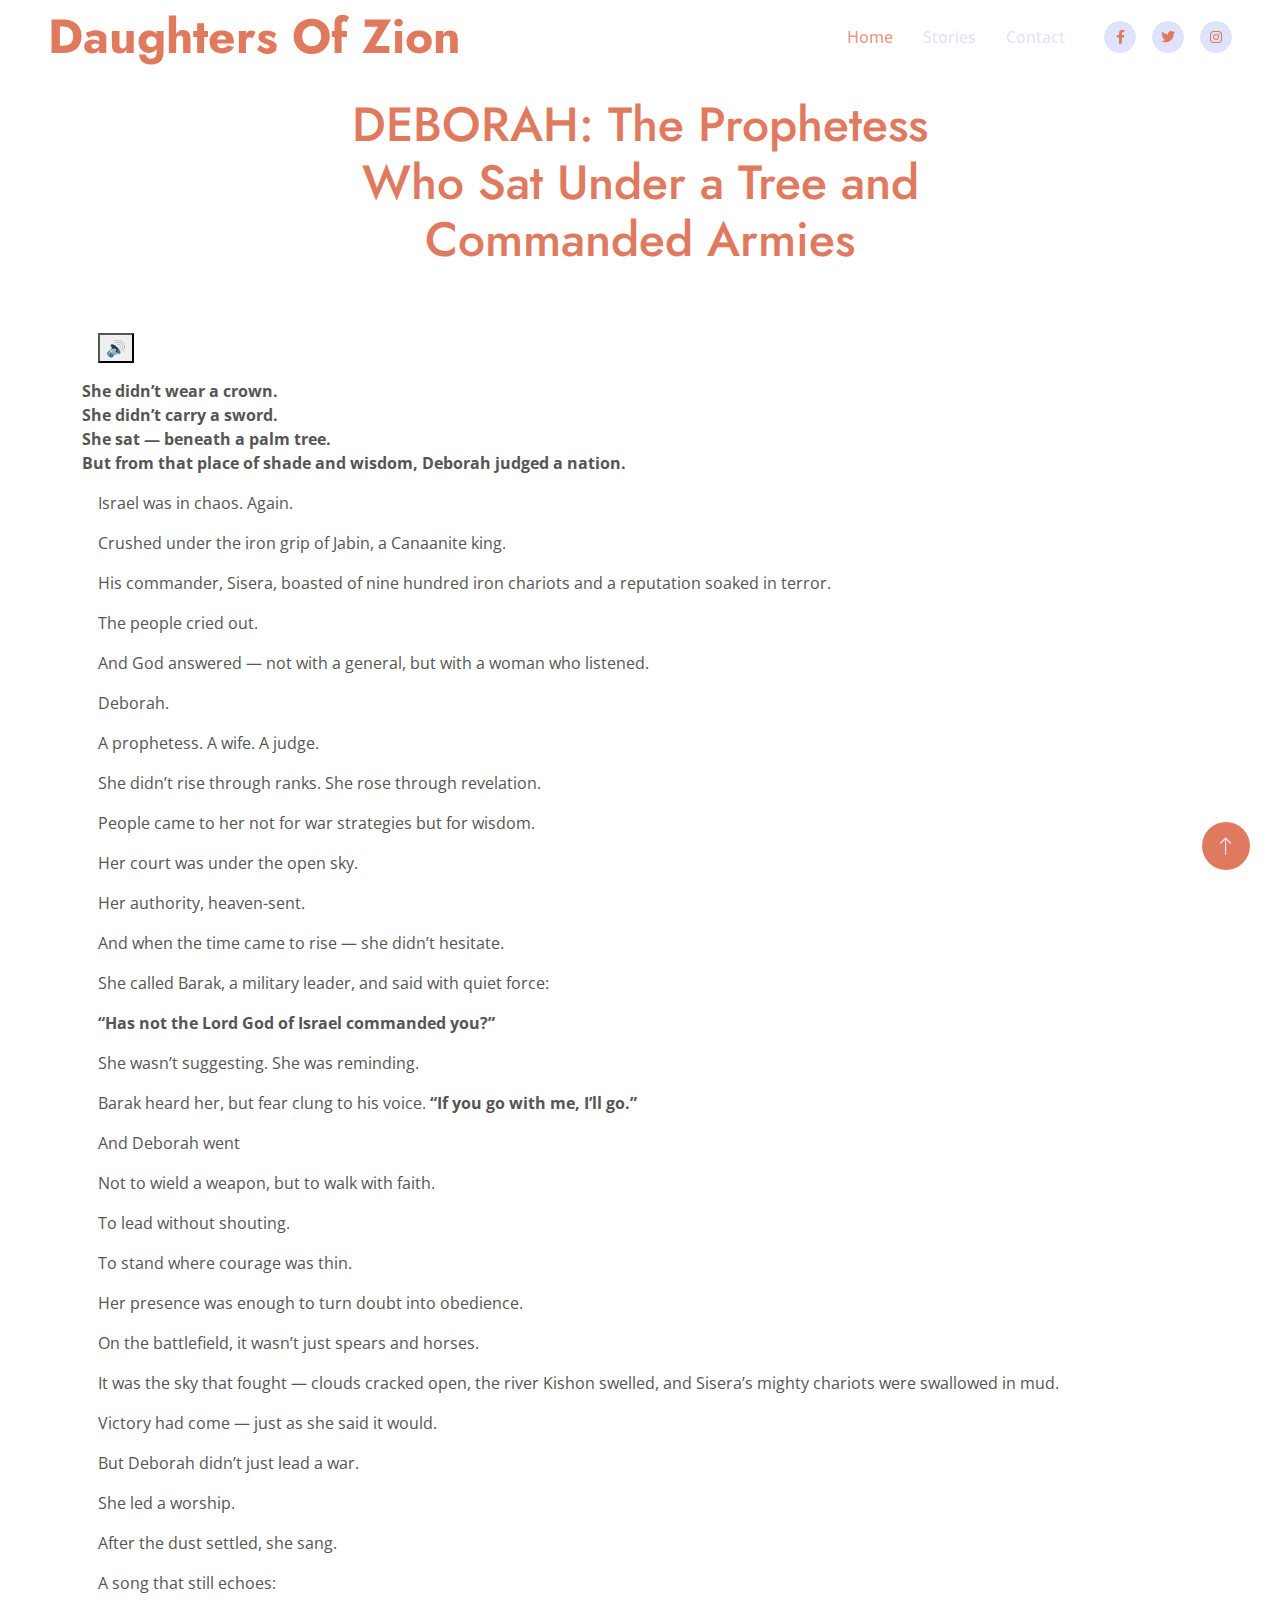
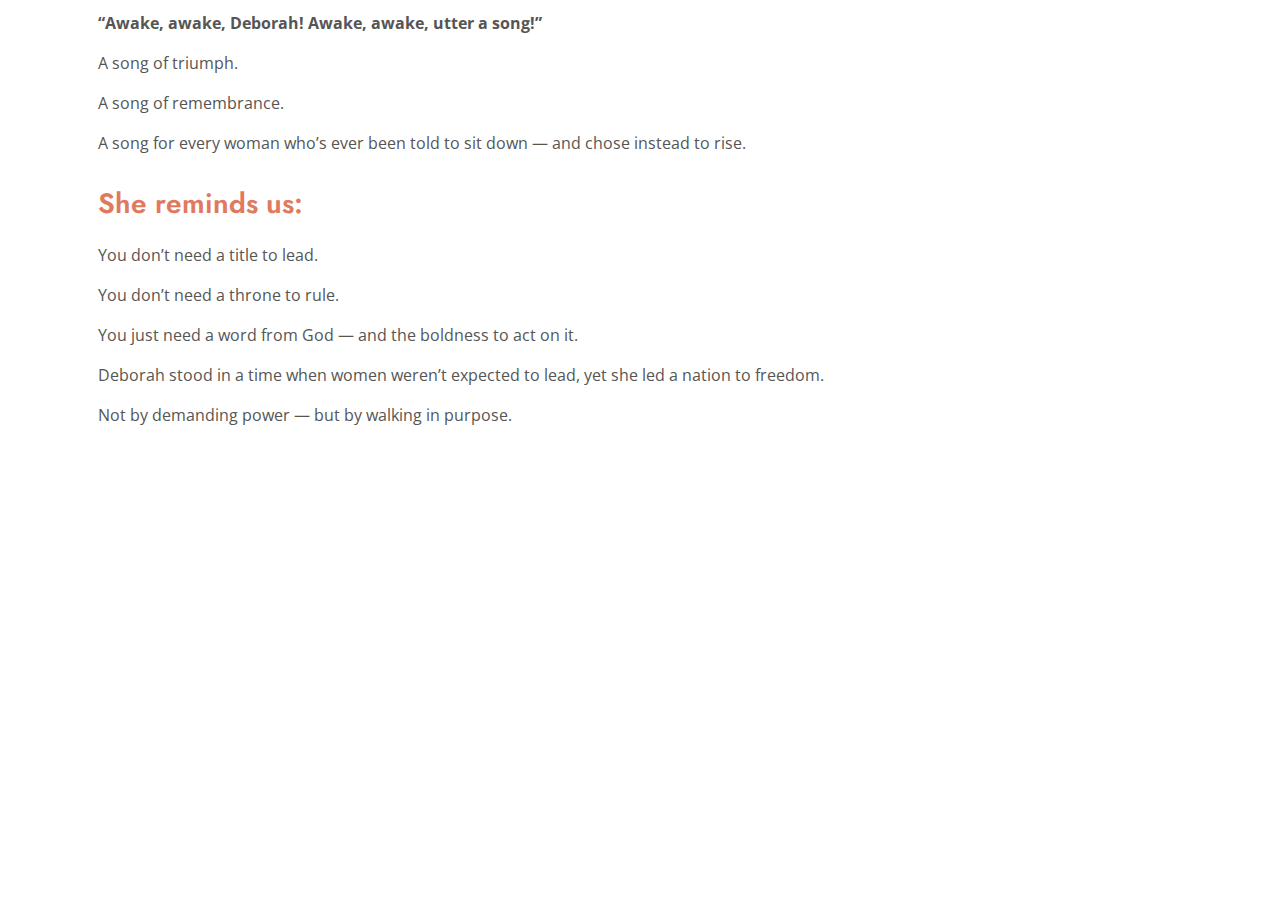
<file: deborah.html>
<!DOCTYPE html>
<html lang="en">

<head>
    <meta charset="utf-8">
    <title>DOZ - Bible Meets Tech</title>
    <meta content="width=device-width, initial-scale=1.0" name="viewport">
    <meta content="" name="keywords">
    <meta content="" name="description">

    <!-- Favicon -->
    <link href="img/favicon.ico" rel="icon">

    <!-- Google Web Fonts -->
    <link rel="preconnect" href="https://fonts.googleapis.com">
    <link rel="preconnect" href="https://fonts.gstatic.com" crossorigin>
    <link href="https://fonts.googleapis.com/css2?family=Jost:wght@500;600;700&family=Open+Sans:wght@400;500&display=swap" rel="stylesheet">  

    <!-- Icon Font Stylesheet -->
    <link href="https://cdnjs.cloudflare.com/ajax/libs/font-awesome/5.10.0/css/all.min.css" rel="stylesheet">
    <link href="https://cdn.jsdelivr.net/npm/bootstrap-icons@1.4.1/font/bootstrap-icons.css" rel="stylesheet">

    <!-- Libraries Stylesheet -->
    <link href="lib/animate/animate.min.css" rel="stylesheet">
    <link href="lib/owlcarousel/assets/owl.carousel.min.css" rel="stylesheet">

    <!-- Customized Bootstrap Stylesheet -->
    <link href="css/bootstrap.min.css" rel="stylesheet">

    <!-- Template Stylesheet -->
    <link href="css/style.css" rel="stylesheet">
</head>

<body>
    <!-- Spinner Start -->
    <!-- <div id="spinner" class="show bg-white position-fixed translate-middle w-100 vh-100 top-50 start-50 d-flex align-items-center justify-content-center">
        <div class="spinner-border text-primary" role="status" style="width: 3rem; height: 3rem;"></div>
    </div> -->
    <!-- Spinner End -->


    <!-- Navbar Start -->
    <div class="container-fluid fixed-top px-0 wow fadeIn" data-wow-delay="0.1s">
    
        <nav class="navbar navbar-expand-lg navbar-light py-lg-0 px-lg-5 wow fadeIn" data-wow-delay="0.1s">
            <a href="index.html" class="navbar-brand ms-4 ms-lg-0">
                <h1 class="display-5 text-primary m-0">Daughters Of Zion</h1>
            </a>
            <button type="button" class="navbar-toggler me-4" data-bs-toggle="collapse" data-bs-target="#navbarCollapse">
                <span class="navbar-toggler-icon"></span>
            </button>
            <div class="collapse navbar-collapse" id="navbarCollapse">
                <div class="navbar-nav ms-auto p-4 p-lg-0">
                    <a href="index.html" class="nav-item nav-link active">Home</a>
                    <a href="stories.html" class="nav-item nav-link">Stories</a>
                    <a href="contact.html" class="nav-item nav-link">Contact</a>
                </div>
                <div class="d-none d-lg-flex ms-2">
                    <a class="btn btn-light btn-sm-square rounded-circle ms-3" href="https://www.facebook.com/mfmintlhqyouthdoz">
                        <small class="fab fa-facebook-f text-primary"></small>
                    </a>
                    <a class="btn btn-light btn-sm-square rounded-circle ms-3" href="">
                        <small class="fab fa-twitter text-primary"></small>
                    </a>
                    <a class="btn btn-light btn-sm-square rounded-circle ms-3" href="https://www.instagram.com/dozmfmyouthchurch?igsh=MWJ4dmd3ZWdrMDV0MA==">
                        <small class="fab fa-instagram text-primary"></small>
                    </a>
                </div>
            </div>
        </nav>
    </div>
    <!-- Navbar End -->
    
   <!-- Deborah content here -->
     <div  id="deborah" class="container-xxl py-5 story-section">
        <div class="container">
            <div class="text-center mx-auto wow fadeInUp" data-wow-delay="0.1s" style="max-width: 600px;">
                <h5 class="display-5 mb-5 pt-5">DEBORAH: The Prophetess Who Sat Under a Tree and Commanded Armies</h5>
            </div>
            
                <div class="intro">
                    <div class="top-0 end-0 p-3">  
                        <button class="speaker-button" onclick="toggleSpeech()">🔊</button>
                    </div>
                  
                  <p><strong>She didn’t wear a crown.<br>
                    She didn’t carry a sword. <br>
                    She sat — beneath a palm tree. <br>
                    
                    But from that place of shade and wisdom, Deborah judged a nation.</strong></p>
                </div>
              
                <div id="story">   
                      <p><i class="text-primary me-3"></i>Israel was in chaos. Again.</p>
                      <p><i class="text-primary me-3"></i>Crushed under the iron grip of Jabin, a Canaanite king. </p>
                      <p><i class="text-primary me-3"></i>His commander, Sisera, boasted of nine hundred iron chariots and a reputation soaked in terror. </p>
                      <p><i class="text-primary me-3"></i>The people cried out. </p>
                      <p><i class="text-primary me-3"></i>And God answered — not with a general, but with a woman who listened.</p>                  
                      <p><i class="text-primary me-3"></i>Deborah.</p>
                      <p><i class="text-primary me-3"></i>A prophetess. A wife. A judge.</p>
                      <p><i class="text-primary me-3"></i>She didn’t rise through ranks. She rose through revelation.</p>
                      
                      <p><i class="text-primary me-3"></i>People came to her not for war strategies but for wisdom. 
                        <p><i class="text-primary me-3"></i>Her court was under the open sky.</p>
                        <p><i class="text-primary me-3"></i>Her authority, heaven-sent. </p>
                        <p><i class="text-primary me-3"></i>And when the time came to rise — she didn’t hesitate.</p>
                      
                      <p><i class="text-primary me-3"></i>She called Barak, a military leader, and said with quiet force:</p>
                      <p><i class="text-primary me-3"></i><strong>“Has not the Lord God of Israel commanded you?”</strong></p>
                      <p><i class="text-primary me-3"></i>She wasn’t suggesting. She was reminding.</p>
                      
                      <p><i class="text-primary me-3"></i>Barak heard her, but fear clung to his voice. <strong>“If you go with me, I’ll go.”</strong></p>
                      
                      <p><i class="text-primary me-3"></i>And Deborah went</p>
                      
                      <p><i class="text-primary me-3"></i>Not to wield a weapon, but to walk with faith.</p>
                        <p><i class="text-primary me-3"></i>To lead without shouting. </p>
                        <p><i class="text-primary me-3"></i>To stand where courage was thin. </p>
                        <p><i class="text-primary me-3"></i>Her presence was enough to turn doubt into obedience.</p>
                      
                      <p><i class="text-primary me-3"></i>On the battlefield, it wasn’t just spears and horses.</p>
                      <p><i class="text-primary me-3"></i>It was the sky that fought — clouds cracked open, the river Kishon swelled, and Sisera’s mighty chariots were swallowed in mud.</p>
                      <p><i class="text-primary me-3"></i>Victory had come — just as she said it would.</p>
                      
                      <p><i class="text-primary me-3"></i>But Deborah didn’t just lead a war.</p>
                      <p><i class="text-primary me-3"></i>She led a worship.</p>
                      <p><i class="text-primary me-3"></i>After the dust settled, she sang.</p>
                      
                      <p><i class="text-primary me-3"></i>A song that still echoes:</p>
                      <p><i class="text-primary me-3"></i><strong>“Awake, awake, Deborah! Awake, awake, utter a song!”</strong></p>
                      <p><i class="text-primary me-3"></i>A song of triumph.</p>
                      <p><i class="text-primary me-3"></i>A song of remembrance.</p>
                      <p><i class="text-primary me-3"></i>A song for every woman who’s ever been told to sit down — and chose instead to rise.</p>
                      
                      <h3 class="p-3">She reminds us:</h3>
                      <p><i class="text-primary me-3"></i>You don’t need a title to lead.</p>
                      <p><i class="text-primary me-3"></i>You don’t need a throne to rule.</p>
                      <p><i class="text-primary me-3"></i>You just need a word from God — and the boldness to act on it.</p>
                      
                      <p><i class="text-primary me-3"></i>Deborah stood in a time when women weren’t expected to lead, yet she led a nation to freedom.</p>
                      
                      <p><i class="text-primary me-3"></i>Not by demanding power — but by walking in purpose.</p>
                </div>
              </div>
        </div>
    </div>

    <!-- Footer Start -->
    <div class="container-fluid bg-dark text-light footer mt-5 py-5 wow fadeIn" data-wow-delay="0.1s">
        <div class="container py-5">
            <div class="row g-5">
                <div class="col-lg-3 col-md-6">
                    <h4 class="text-white mb-4">Our Handles</h4>
                    <div class="d-flex pt-2">
                        <a class="btn btn-square btn-outline-light rounded-circle me-2" href=""><i class="fab fa-twitter"></i></a>
                        <a class="btn btn-square btn-outline-light rounded-circle me-2" href="https://www.facebook.com/mfmintlhqyouthdoz"><i class="fab fa-facebook-f"></i></a>
                        <a class="btn btn-square btn-outline-light rounded-circle me-2" href=""><i class="fab fa-youtube"></i></a>
                        <a class="btn btn-square btn-outline-light rounded-circle me-2" href="https://www.instagram.com/dozmfmyouthchurch?igsh=MWJ4dmd3ZWdrMDV0MA=="><i class="fab fa-instagram"></i></a>
                    </div>
                </div>
                <div class="col-lg-3 col-md-6">
                    <h4 class="text-white mb-4">Explore</h4>
                    <a class="btn btn-link" href="https://www.bible.com/bible/111/GEN.INTRO1.NIV">Read Through Your Bible</a>
                    <a class="btn btn-link" href="stories.html">Explore the Stories</a>
                    <a class="btn btn-link" href="">Take the Quiz</a>
                    <a class="btn btn-link" href="">Watch & Learn</a>
                </div>
                <div class="col-lg-3 col-md-6">
                    <h4 class="text-white mb-4">Quick Links</h4>
                    <a class="btn btn-link" href="index.html">Home page</a>
                    <a class="btn btn-link" href="stories.html">Stories</a>
                    <a class="btn btn-link" href="https://www.bible.com/bible/111/GEN.INTRO1.NIV">Online Bible</a>
                </div>
            </div>
        </div>
    </div>
    <!-- Footer End -->

    <!-- Back to Top -->
    <a href="#" class="btn btn-lg btn-primary btn-lg-square rounded-circle back-to-top"><i class="bi bi-arrow-up"></i></a>


    <!-- JavaScript Libraries -->
    <script src="https://code.jquery.com/jquery-3.4.1.min.js"></script>
    <script src="https://cdn.jsdelivr.net/npm/bootstrap@5.0.0/dist/js/bootstrap.bundle.min.js"></script>
    <script src="lib/wow/wow.min.js"></script>
    <script src="lib/easing/easing.min.js"></script>
    <script src="lib/waypoints/waypoints.min.js"></script>
    <script src="lib/owlcarousel/owl.carousel.min.js"></script>
    <script src="lib/counterup/counterup.min.js"></script>

    <!-- Template Javascript -->
    <script src="js/main.js"></script>
    <script src="/js/story.js"></script>
</body>

</html>
</file>
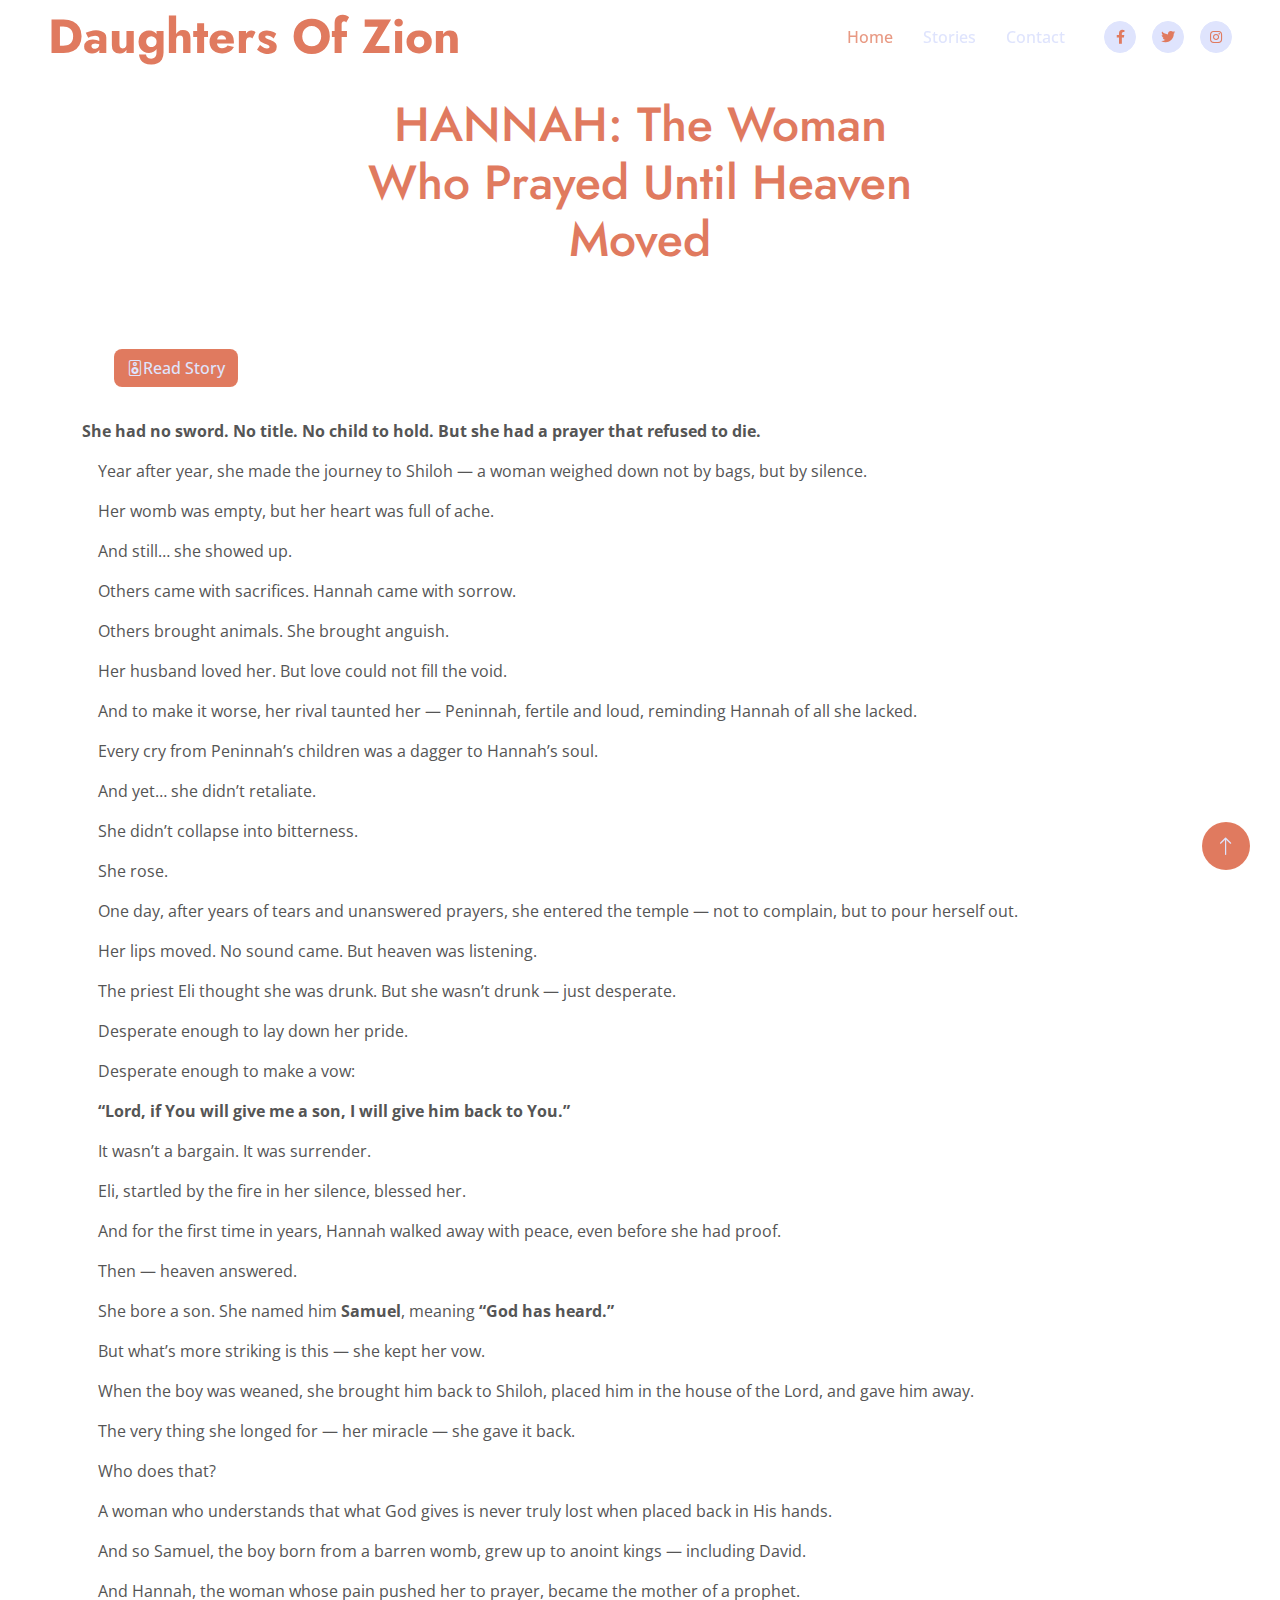
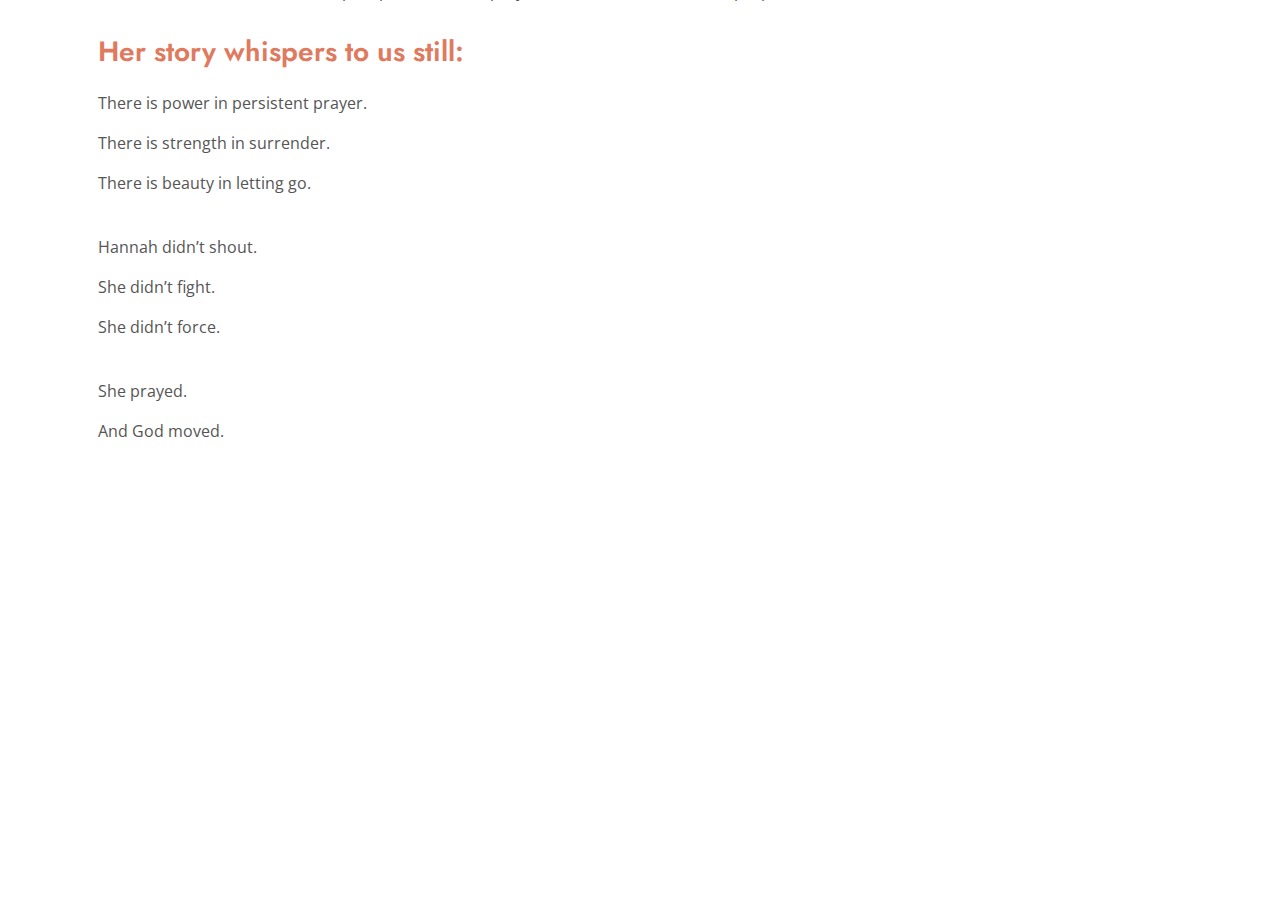
<file: hannah.html>
<!DOCTYPE html>
<html lang="en">

<head>
    <meta charset="utf-8">
    <title>DOZ - Bible Meets Tech</title>
    <meta content="width=device-width, initial-scale=1.0" name="viewport">
    <meta content="" name="keywords">
    <meta content="" name="description">

    <!-- Favicon -->
    <link href="img/favicon.ico" rel="icon">

    <!-- Google Web Fonts -->
    <link rel="preconnect" href="https://fonts.googleapis.com">
    <link rel="preconnect" href="https://fonts.gstatic.com" crossorigin>
    <link
        href="https://fonts.googleapis.com/css2?family=Jost:wght@500;600;700&family=Open+Sans:wght@400;500&display=swap"
        rel="stylesheet">

    <!-- Icon Font Stylesheet -->
    <link href="https://cdnjs.cloudflare.com/ajax/libs/font-awesome/5.10.0/css/all.min.css" rel="stylesheet">
    <link href="https://cdn.jsdelivr.net/npm/bootstrap-icons@1.4.1/font/bootstrap-icons.css" rel="stylesheet">

    <!-- Libraries Stylesheet -->
    <link href="lib/animate/animate.min.css" rel="stylesheet">
    <link href="lib/owlcarousel/assets/owl.carousel.min.css" rel="stylesheet">

    <!-- Customized Bootstrap Stylesheet -->
    <link href="css/bootstrap.min.css" rel="stylesheet">

    <!-- Template Stylesheet -->
    <link href="css/style.css" rel="stylesheet">
</head>

<body>
    <!-- Spinner Start -->
    <!-- <div id="spinner" class="show bg-white position-fixed translate-middle w-100 vh-100 top-50 start-50 d-flex align-items-center justify-content-center">
        <div class="spinner-border text-primary" role="status" style="width: 3rem; height: 3rem;"></div>
    </div> -->
    <!-- Spinner End -->


    <!-- Navbar Start -->
    <div class="container-fluid fixed-top px-0 wow fadeIn" data-wow-delay="0.1s">

        <nav class="navbar navbar-expand-lg navbar-light py-lg-0 px-lg-5 wow fadeIn" data-wow-delay="0.1s">
            <a href="index.html" class="navbar-brand ms-4 ms-lg-0">
                <h1 class="display-5 text-primary m-0">Daughters Of Zion</h1>
            </a>
            <button type="button" class="navbar-toggler me-4" data-bs-toggle="collapse"
                data-bs-target="#navbarCollapse">
                <span class="navbar-toggler-icon"></span>
            </button>
            <div class="collapse navbar-collapse" id="navbarCollapse">
                <div class="navbar-nav ms-auto p-4 p-lg-0">
                    <a href="index.html" class="nav-item nav-link active">Home</a>
                    <a href="stories.html" class="nav-item nav-link">Stories</a>
                    <a href="contact.html" class="nav-item nav-link">Contact</a>
                </div>
                <div class="d-none d-lg-flex ms-2">
                    <a class="btn btn-light btn-sm-square rounded-circle ms-3"
                        href="https://www.facebook.com/mfmintlhqyouthdoz">
                        <small class="fab fa-facebook-f text-primary"></small>
                    </a>
                    <a class="btn btn-light btn-sm-square rounded-circle ms-3" href="">
                        <small class="fab fa-twitter text-primary"></small>
                    </a>
                    <a class="btn btn-light btn-sm-square rounded-circle ms-3"
                        href="https://www.instagram.com/dozmfmyouthchurch?igsh=MWJ4dmd3ZWdrMDV0MA==">
                        <small class="fab fa-instagram text-primary"></small>
                    </a>
                </div>
            </div>
        </nav>
    </div>
    <!-- Navbar End -->

    <!-- Hannah content here -->
    <div id="hannah" class="container-xxl py-5 story-section">
        <div class="container">
            <div class="text-center mx-auto wow fadeInUp" data-wow-delay="0.1s" style="max-width: 600px;">
                <h5 class="display-5 mb-5 pt-5">HANNAH: The Woman Who Prayed Until Heaven Moved</h5>
            </div>

            <div class="intro">
                <div class="top-0 end-0 p-3">
                    <button class="btn btn-primary speaker-btn mx-3 my-3" onclick="toggleSpeech()">
        <i class="bi bi-speaker"></i>Read Story
                    </button>
                </div>

                <p><strong>She had no sword.
                        No title.
                        No child to hold.

                        But she had a prayer that refused to die.</strong></p>
            </div>

            <div id="story">

                <p><i class="text-primary me-3"></i>Year after year, she made the journey to Shiloh — a woman weighed
                    down not by bags, but by silence.
                <p><i class="text-primary me-3"></i>Her womb was empty, but her heart was full of ache.
                <p><i class="text-primary me-3"></i>And still… she showed up.

                <p><i class="text-primary me-3"></i>Others came with sacrifices. Hannah came with sorrow.
                <p><i class="text-primary me-3"></i>Others brought animals. She brought anguish.

                <p><i class="text-primary me-3"></i>Her husband loved her. But love could not fill the void.
                <p><i class="text-primary me-3"></i>And to make it worse, her rival taunted her — Peninnah, fertile and
                    loud, reminding Hannah of all she lacked.
                <p><i class="text-primary me-3"></i>Every cry from Peninnah’s children was a dagger to Hannah’s soul.

                <p><i class="text-primary me-3"></i>And yet… she didn’t retaliate.
                <p><i class="text-primary me-3"></i>She didn’t collapse into bitterness.
                <p><i class="text-primary me-3"></i>She rose.

                <p><i class="text-primary me-3"></i>One day, after years of tears and unanswered prayers, she entered
                    the temple — not to complain, but to pour herself out.
                <p><i class="text-primary me-3"></i>Her lips moved. No sound came. But heaven was listening.</p>

                <p><i class="text-primary me-3"></i>The priest Eli thought she was drunk. But she wasn’t drunk — just
                    desperate.</p>
                <p><i class="text-primary me-3"></i>Desperate enough to lay down her pride.</p>
                <p><i class="text-primary me-3"></i>Desperate enough to make a vow:</p>
                <p><i class="text-primary me-3"></i><strong>“Lord, if You will give me a son, I will give him back to
                        You.”</strong></p>

                <p><i class="text-primary me-3"></i>It wasn’t a bargain. It was surrender.</p>

                <p><i class="text-primary me-3"></i>Eli, startled by the fire in her silence, blessed her.</p>
                <p><i class="text-primary me-3"></i>And for the first time in years, Hannah walked away with peace, even
                    before she had proof.</p>

                <p><i class="text-primary me-3"></i>Then — heaven answered.</p>

                <p><i class="text-primary me-3"></i>She bore a son. She named him <strong>Samuel</strong>, meaning
                    <strong>“God has heard.”</strong></p>
                <p><i class="text-primary me-3"></i>But what’s more striking is this — she kept her vow.</p>

                <p><i class="text-primary me-3"></i>When the boy was weaned, she brought him back to Shiloh, placed him
                    in the house of the Lord, and gave him away.</p>
                <p><i class="text-primary me-3"></i>The very thing she longed for — her miracle — she gave it back.</p>

                <p><i class="text-primary me-3"></i>Who does that?</p>

                <p><i class="text-primary me-3"></i>A woman who understands that what God gives is never truly lost when
                    placed back in His hands.</p>

                <p><i class="text-primary me-3"></i>And so Samuel, the boy born from a barren womb, grew up to anoint
                    kings — including David.</p>
                <p><i class="text-primary me-3"></i> And Hannah, the woman whose pain pushed her to prayer, became the
                    mother of a prophet.</p>

                <h3 class="p-3">Her story whispers to us still:</h3>
                <p><i class="text-primary me-3"></i>There is power in persistent prayer.</p>
                <p><i class="text-primary me-3"></i>There is strength in surrender.</p>
                <p><i class="text-primary me-3"></i>There is beauty in letting go.</p>
                <br>
                <p><i class="text-primary me-3"></i>Hannah didn’t shout.</p>
                <p><i class="text-primary me-3"></i>She didn’t fight.</p>
                <p><i class="text-primary me-3"></i>She didn’t force.</p>
                <br>
                <p><i class="text-primary me-3"></i>She prayed.</p>
                <p><i class="text-primary me-3"></i>And God moved.</p>


                <!-- <div class="lessons">
                    <h3>Lessons from Jael</h3>
                    <ul>
                      <li>Courage has no gender or title. Jael wasn’t a warrior, but she took bold action when it mattered.</li>
                      <li>God uses unexpected people. She wasn’t a known prophet or leader — just a woman with a tent peg.</li>
                      <li>Strategic thinking matters. Jael's calm and calculated move shows how wisdom wins over brute strength.</li>
                    </ul>
                    <p><strong>"Blessed above women shall Jael the wife of Heber the Kenite be, blessed shall she be above women in the tent." — Judges 5:24 (KJV)</strong></p>
                  </div>
              
                  <div class="call-to-action">
                    <h3>Call to Action</h3>
                    <p>Where in your life are you waiting for validation before acting?</p>
                    <p>What “tent peg” has God placed in your hand?</p>
                  </div> -->
            </div>
        </div>
    </div>
    </div>

    <!-- Footer Start -->
    <div class="container-fluid bg-dark text-light footer mt-5 py-5 wow fadeIn" data-wow-delay="0.1s">
        <div class="container py-5">
            <div class="row g-5">
                <div class="col-lg-3 col-md-6">
                    <h4 class="text-white mb-4">Our Handles</h4>
                    <div class="d-flex pt-2">
                        <a class="btn btn-square btn-outline-light rounded-circle me-2" href=""><i
                                class="fab fa-twitter"></i></a>
                        <a class="btn btn-square btn-outline-light rounded-circle me-2"
                            href="https://www.facebook.com/mfmintlhqyouthdoz"><i class="fab fa-facebook-f"></i></a>
                        <a class="btn btn-square btn-outline-light rounded-circle me-2" href=""><i
                                class="fab fa-youtube"></i></a>
                        <a class="btn btn-square btn-outline-light rounded-circle me-2"
                            href="https://www.instagram.com/dozmfmyouthchurch?igsh=MWJ4dmd3ZWdrMDV0MA=="><i
                                class="fab fa-instagram"></i></a>
                    </div>
                </div>
                <div class="col-lg-3 col-md-6">
                    <h4 class="text-white mb-4">Explore</h4>
                    <a class="btn btn-link" href="https://www.bible.com/bible/111/GEN.INTRO1.NIV">Read Through Your Bible</a>
                    <a class="btn btn-link" href="stories.html">Explore the Stories</a>
                    <a class="btn btn-link" href="">Take the Quiz</a>
                    <a class="btn btn-link" href="">Watch & Learn</a>
                </div>
                <div class="col-lg-3 col-md-6">
                    <h4 class="text-white mb-4">Quick Links</h4>
                    <a class="btn btn-link" href="index.html">Home page</a>
                    <a class="btn btn-link" href="stories.html">Stories</a>
                    <a class="btn btn-link" href="https://www.bible.com/bible/111/GEN.INTRO1.NIV">Online Bible</a>
                </div>
            </div>
        </div>
    </div>
    <!-- Footer End -->

    <!-- Back to Top -->
    <a href="#" class="btn btn-lg btn-primary btn-lg-square rounded-circle back-to-top"><i
            class="bi bi-arrow-up"></i></a>


    <!-- JavaScript Libraries -->
    <script src="https://code.jquery.com/jquery-3.4.1.min.js"></script>
    <script src="https://cdn.jsdelivr.net/npm/bootstrap@5.0.0/dist/js/bootstrap.bundle.min.js"></script>
    <script src="lib/wow/wow.min.js"></script>
    <script src="lib/easing/easing.min.js"></script>
    <script src="lib/waypoints/waypoints.min.js"></script>
    <script src="lib/owlcarousel/owl.carousel.min.js"></script>
    <script src="lib/counterup/counterup.min.js"></script>

    <!-- Template Javascript -->
    <script src="js/main.js"></script>
    <script src="./js/story.js"></script>
</body>

</html>
</file>
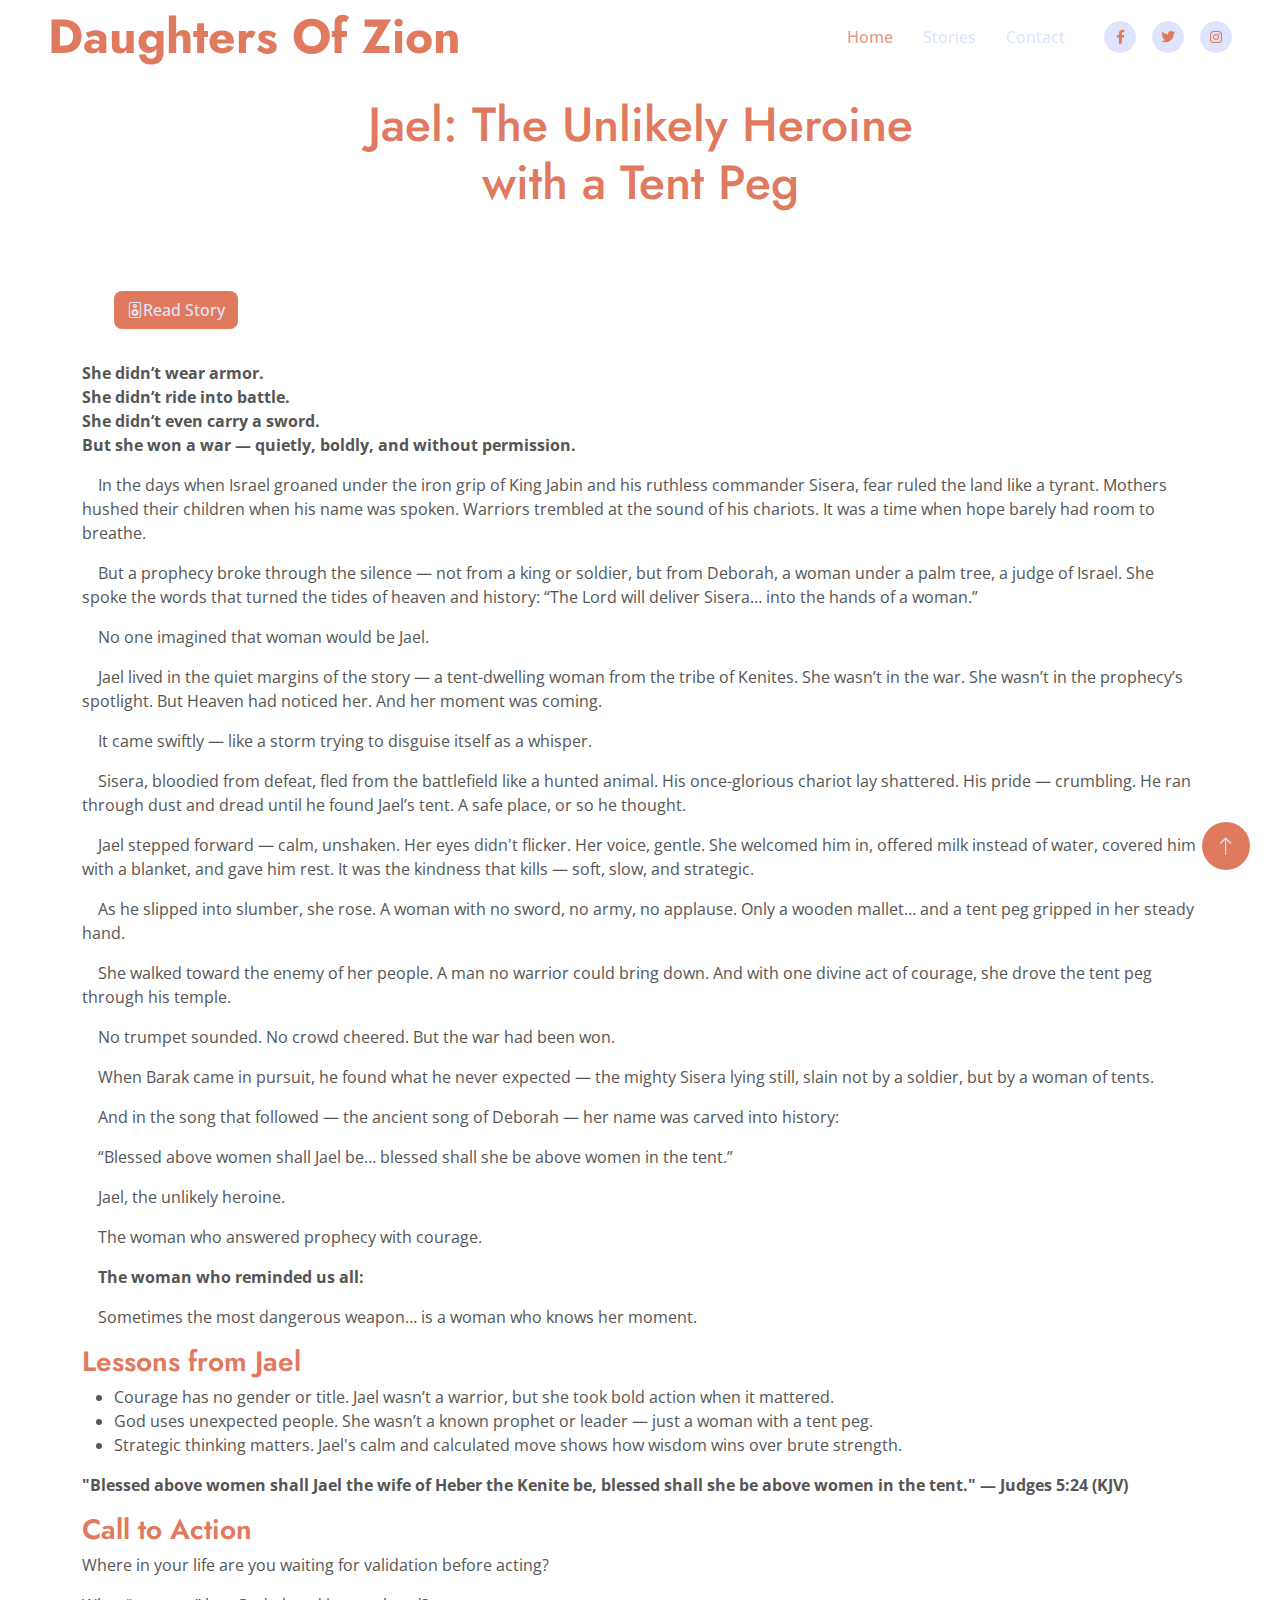
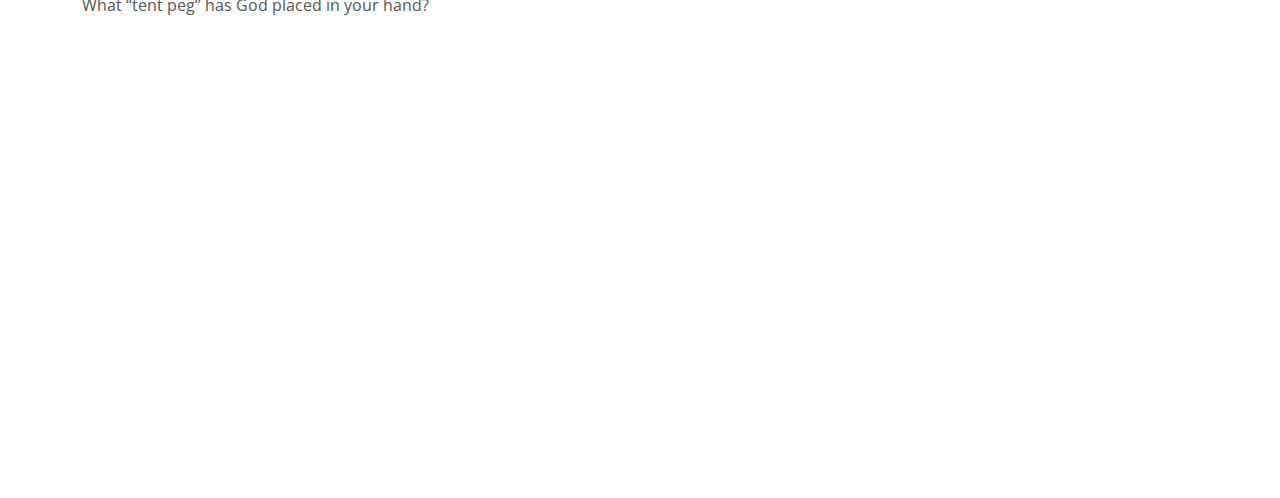
<file: jael.html>
<!DOCTYPE html>
<html lang="en">

<head>
    <meta charset="utf-8">
    <title>DOZ - Bible Meets Tech</title>
    <meta content="width=device-width, initial-scale=1.0" name="viewport">
    <meta content="" name="keywords">
    <meta content="" name="description">

    <!-- Favicon -->
    <link href="img/favicon.ico" rel="icon">

    <!-- Google Web Fonts -->
    <link rel="preconnect" href="https://fonts.googleapis.com">
    <link rel="preconnect" href="https://fonts.gstatic.com" crossorigin>
    <link
        href="https://fonts.googleapis.com/css2?family=Jost:wght@500;600;700&family=Open+Sans:wght@400;500&display=swap"
        rel="stylesheet">

    <!-- Icon Font Stylesheet -->
    <link href="https://cdnjs.cloudflare.com/ajax/libs/font-awesome/5.10.0/css/all.min.css" rel="stylesheet">
    <link href="https://cdn.jsdelivr.net/npm/bootstrap-icons@1.4.1/font/bootstrap-icons.css" rel="stylesheet">

    <!-- Libraries Stylesheet -->
    <link href="lib/animate/animate.min.css" rel="stylesheet">
    <link href="lib/owlcarousel/assets/owl.carousel.min.css" rel="stylesheet">

    <!-- Customized Bootstrap Stylesheet -->
    <link href="css/bootstrap.min.css" rel="stylesheet">

    <!-- Template Stylesheet -->
    <link href="css/style.css" rel="stylesheet">
</head>

<body>
    <!-- Spinner Start -->
    <!-- <div id="spinner" class="show bg-white position-fixed translate-middle w-100 vh-100 top-50 start-50 d-flex align-items-center justify-content-center">
        <div class="spinner-border text-primary" role="status" style="width: 3rem; height: 3rem;"></div>
    </div> -->
    <!-- Spinner End -->


    <!-- Navbar Start -->
    <div class="container-fluid fixed-top px-0 wow fadeIn" data-wow-delay="0.1s">

        <nav class="navbar navbar-expand-lg navbar-light py-lg-0 px-lg-5 wow fadeIn" data-wow-delay="0.1s">
            <a href="index.html" class="navbar-brand ms-4 ms-lg-0">
                <h1 class="display-5 text-primary m-0">Daughters Of Zion</h1>
            </a>
            <button type="button" class="navbar-toggler me-4" data-bs-toggle="collapse"
                data-bs-target="#navbarCollapse">
                <span class="navbar-toggler-icon"></span>
            </button>
            <div class="collapse navbar-collapse" id="navbarCollapse">
                <div class="navbar-nav ms-auto p-4 p-lg-0">
                    <a href="index.html" class="nav-item nav-link active">Home</a>
                    <a href="stories.html" class="nav-item nav-link">Stories</a>
                    <a href="contact.html" class="nav-item nav-link">Contact</a>
                </div>
                <div class="d-none d-lg-flex ms-2">
                    <a class="btn btn-light btn-sm-square rounded-circle ms-3"
                        href="https://www.facebook.com/mfmintlhqyouthdoz">
                        <small class="fab fa-facebook-f text-primary"></small>
                    </a>
                    <a class="btn btn-light btn-sm-square rounded-circle ms-3" href="">
                        <small class="fab fa-twitter text-primary"></small>
                    </a>
                    <a class="btn btn-light btn-sm-square rounded-circle ms-3"
                        href="https://www.instagram.com/dozmfmyouthchurch?igsh=MWJ4dmd3ZWdrMDV0MA==">
                        <small class="fab fa-instagram text-primary"></small>
                    </a>
                </div>
            </div>
        </nav>
    </div>
    <!-- Navbar End -->


    <div id="jael" class="container-xxl py-5 story-section">
        <div class="container">
            <div class="text-center mx-auto wow fadeInUp" data-wow-delay="0.1s" style="max-width: 600px;">
                <h5 class="display-5 mb-5 pt-5">Jael: The Unlikely Heroine with a Tent Peg</h5>
            </div>
            <div class="intro">
                <div class="top-0 end-0 p-3">  
                    <button class="btn btn-primary speaker-btn mx-3 my-3" onclick="toggleSpeech()">
        <i class="bi bi-speaker"></i>Read Story
                    </button>
                </div>

                <p><strong>She didn’t wear armor. <br>
                        She didn’t ride into battle. <br>
                        She didn’t even carry a sword. <br>
                        But she won a war — quietly, boldly, and without permission.</strong></p>
            </div>

            <div id="story">

                <p><i class="text-primary me-3"></i>In the days when Israel groaned under the iron grip of King Jabin
                    and his ruthless commander Sisera, fear ruled the land like a tyrant. Mothers hushed their children
                    when his name was spoken. Warriors trembled at the sound of his chariots. It was a time when hope
                    barely had room to breathe.</p>

                <p><i class="text-primary me-3"></i>But a prophecy broke through the silence — not from a king or
                    soldier, but from Deborah, a woman under a palm tree, a judge of Israel. She spoke the words that
                    turned the tides of heaven and history: “The Lord will deliver Sisera… into the hands of a woman.”</p>

                <p><i class="text-primary me-3"></i>No one imagined that woman would be Jael.</p>

                <p><i class="text-primary me-3"></i>Jael lived in the quiet margins of the story — a tent-dwelling woman
                    from the tribe of Kenites. She wasn’t in the war. She wasn’t in the prophecy’s spotlight. But Heaven
                    had noticed her. And her moment was coming.</p>

                <p><i class="text-primary me-3"></i>It came swiftly — like a storm trying to disguise itself as a
                    whisper.</p>

                <p><i class="text-primary me-3"></i>Sisera, bloodied from defeat, fled from the battlefield like a
                    hunted animal. His once-glorious chariot lay shattered. His pride — crumbling. He ran through dust
                    and dread until he found Jael’s tent. A safe place, or so he thought.</p>

                <p><i class="text-primary me-3"></i>Jael stepped forward — calm, unshaken. Her eyes didn't flicker. Her
                    voice, gentle. She welcomed him in, offered milk instead of water, covered him with a blanket, and
                    gave him rest. It was the kindness that kills — soft, slow, and strategic.</p>

                <p><i class="text-primary me-3"></i>As he slipped into slumber, she rose. A woman with no sword, no
                    army, no applause. Only a wooden mallet… and a tent peg gripped in her steady hand.</p>

                <p><i class="text-primary me-3"></i>She walked toward the enemy of her people. A man no warrior could
                    bring down. And with one divine act of courage, she drove the tent peg through his temple.</p>

                <p><i class="text-primary me-3"></i>No trumpet sounded. No crowd cheered. But the war had been won.</p>

                <p><i class="text-primary me-3"></i>When Barak came in pursuit, he found what he never expected — the
                    mighty Sisera lying still, slain not by a soldier, but by a woman of tents.</p>

                <p><i class="text-primary me-3"></i>And in the song that followed — the ancient song of Deborah — her
                    name was carved into history:</p>

                <p><i class="text-primary me-3"></i>“Blessed above women shall Jael be… blessed shall she be above women
                    in the tent.”</p>

                <p><i class="text-primary me-3"></i>Jael, the unlikely heroine.</p>
                <p><i class="text-primary me-3"></i>The woman who answered prophecy with courage.</p>
                <p><i class="text-primary me-3"></i><strong>The woman who reminded us all:</strong></p>

                <p><i class="text-primary me-3"></i>Sometimes the most dangerous weapon… is a woman who knows her
                    moment.</p>


                <div class="lessons">
                    <h3>Lessons from Jael</h3>
                    <ul>
                        <li>Courage has no gender or title. Jael wasn’t a warrior, but she took bold action when it
                            mattered.</li>
                        <li>God uses unexpected people. She wasn’t a known prophet or leader — just a woman with a tent
                            peg.</li>
                        <li>Strategic thinking matters. Jael's calm and calculated move shows how wisdom wins over brute
                            strength.</li>
                    </ul>
                    <p><strong>"Blessed above women shall Jael the wife of Heber the Kenite be, blessed shall she be
                            above women in the tent." — Judges 5:24 (KJV)</strong></p>
                </div>

                <div class="call-to-action">
                    <h3>Call to Action</h3>
                    <p>Where in your life are you waiting for validation before acting?</p>
                    <p>What “tent peg” has God placed in your hand?</p>
                </div>
            </div>
        </div>
    </div>
    </div>

    <!-- Footer Start -->
    <div class="container-fluid bg-dark text-light footer mt-5 py-5 wow fadeIn" data-wow-delay="0.1s">
        <div class="container py-5">
            <div class="row g-5">
                <div class="col-lg-3 col-md-6">
                    <h4 class="text-white mb-4">Our Handles</h4>
                    <div class="d-flex pt-2">
                        <a class="btn btn-square btn-outline-light rounded-circle me-2" href=""><i
                                class="fab fa-twitter"></i></a>
                        <a class="btn btn-square btn-outline-light rounded-circle me-2"
                            href="https://www.facebook.com/mfmintlhqyouthdoz"><i class="fab fa-facebook-f"></i></a>
                        <a class="btn btn-square btn-outline-light rounded-circle me-2" href=""><i
                                class="fab fa-youtube"></i></a>
                        <a class="btn btn-square btn-outline-light rounded-circle me-2"
                            href="https://www.instagram.com/dozmfmyouthchurch?igsh=MWJ4dmd3ZWdrMDV0MA=="><i
                                class="fab fa-instagram"></i></a>
                    </div>
                </div>
                <div class="col-lg-3 col-md-6">
                    <h4 class="text-white mb-4">Explore</h4>
                    <a class="btn btn-link" href="https://www.bible.com/bible/111/GEN.INTRO1.NIV">Read Through Your Bible</a>
                    <a class="btn btn-link" href="stories.html">Explore the Stories</a>
                    <a class="btn btn-link" href="">Take the Quiz</a>
                    <a class="btn btn-link" href="">Watch & Learn</a>
                </div>
                <div class="col-lg-3 col-md-6">
                    <h4 class="text-white mb-4">Quick Links</h4>
                    <a class="btn btn-link" href="index.html">Home page</a>
                    <a class="btn btn-link" href="stories.html">Stories</a>
                    <a class="btn btn-link" href="https://www.bible.com/bible/111/GEN.INTRO1.NIV">Online Bible</a>
                </div>
            </div>
        </div>
    </div>
    <!-- Footer End -->

    <!-- Back to Top -->
    <a href="#" class="btn btn-lg btn-primary btn-lg-square rounded-circle back-to-top"><i
            class="bi bi-arrow-up"></i></a>


    <!-- JavaScript Libraries -->
    <script src="https://code.jquery.com/jquery-3.4.1.min.js"></script>
    <script src="https://cdn.jsdelivr.net/npm/bootstrap@5.0.0/dist/js/bootstrap.bundle.min.js"></script>
    <script src="lib/wow/wow.min.js"></script>
    <script src="lib/easing/easing.min.js"></script>
    <script src="lib/waypoints/waypoints.min.js"></script>
    <script src="lib/owlcarousel/owl.carousel.min.js"></script>
    <script src="lib/counterup/counterup.min.js"></script>

    <!-- Template Javascript -->
    <script src="js/main.js"></script>
    <script src="./js/story.js"></script>
</body>

</html>
</file>
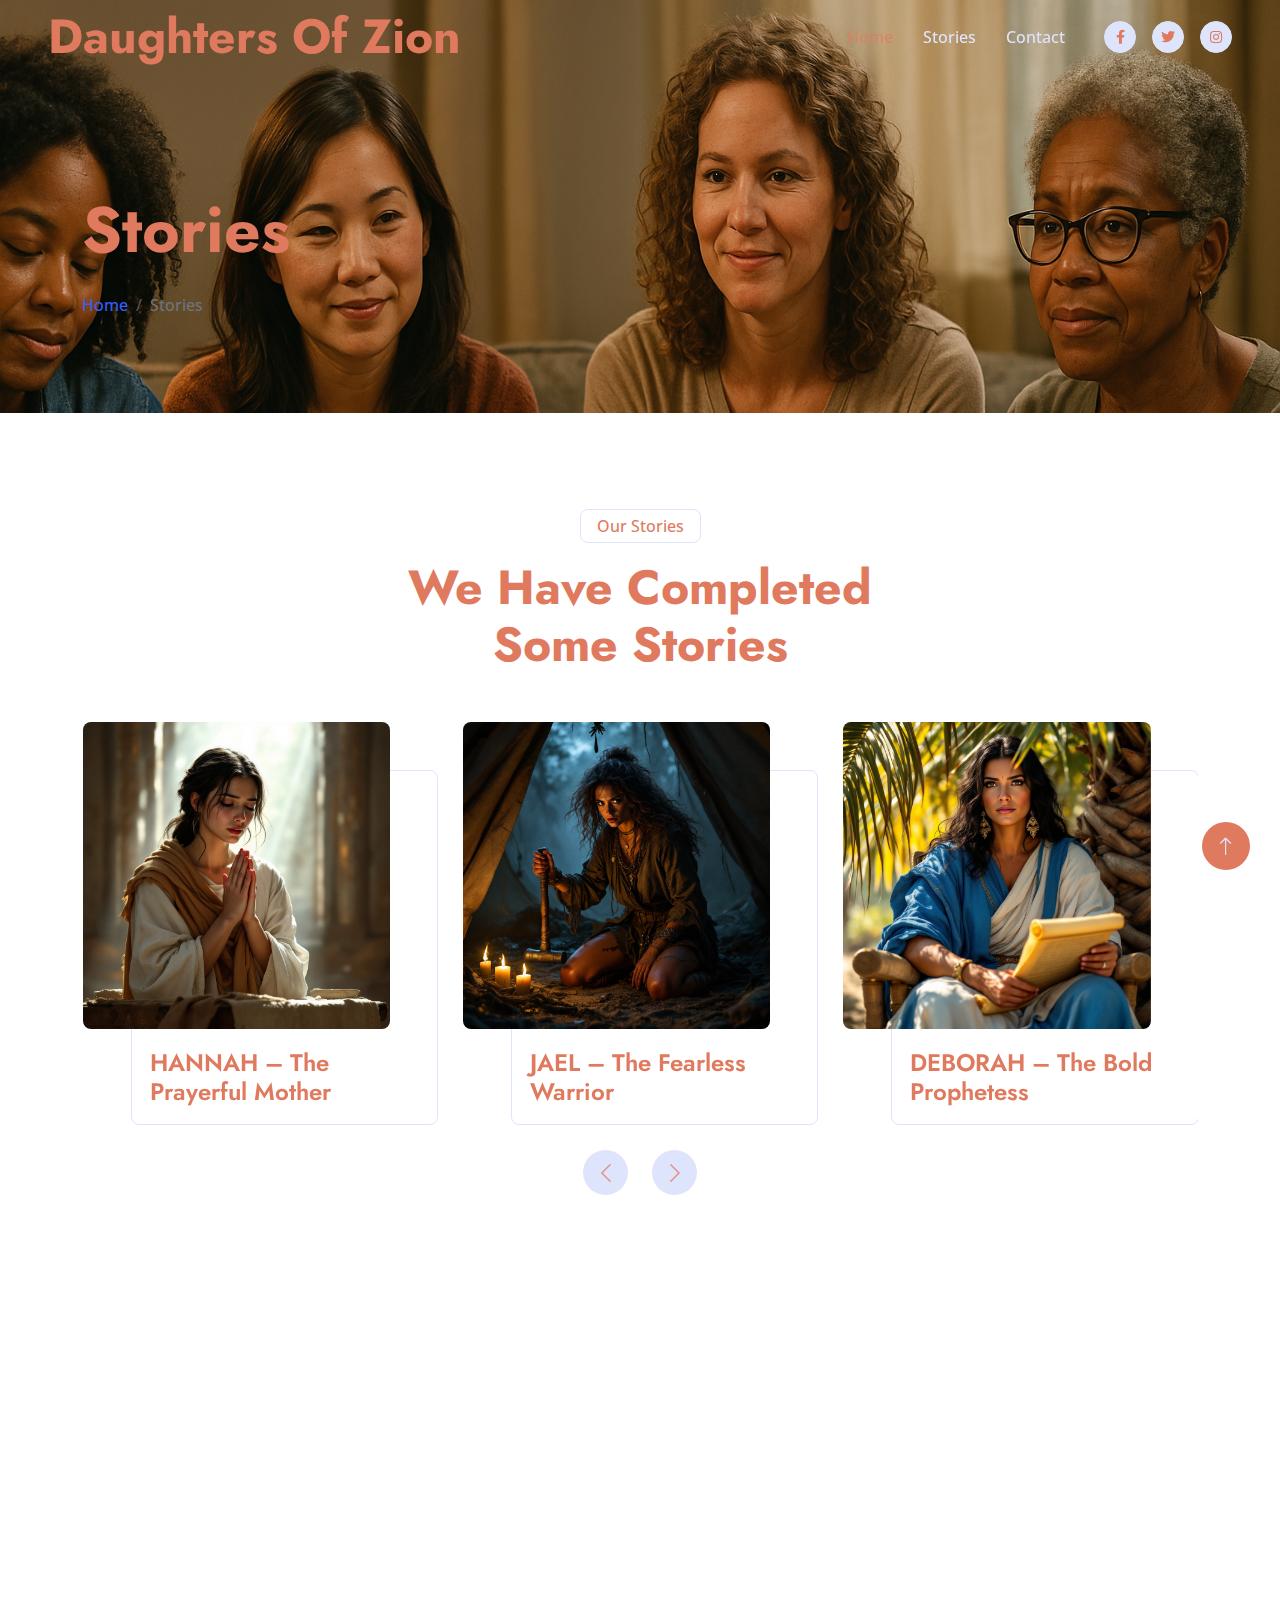
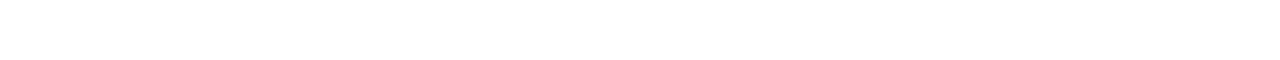
<file: stories.html>
<!DOCTYPE html>
<html lang="en">

<head>
    <meta charset="utf-8">
    <title>DOZ - Bible Meets Tech</title>
    <meta content="width=device-width, initial-scale=1.0" name="viewport">
    <meta content="" name="keywords">
    <meta content="" name="description">

    <!-- Favicon -->
    <link href="img/favicon.ico" rel="icon">

    <!-- Google Web Fonts -->
    <link rel="preconnect" href="https://fonts.googleapis.com">
    <link rel="preconnect" href="https://fonts.gstatic.com" crossorigin>
    <link href="https://fonts.googleapis.com/css2?family=Jost:wght@500;600;700&family=Open+Sans:wght@400;500&display=swap" rel="stylesheet">  

    <!-- Icon Font Stylesheet -->
    <link href="https://cdnjs.cloudflare.com/ajax/libs/font-awesome/5.10.0/css/all.min.css" rel="stylesheet">
    <link href="https://cdn.jsdelivr.net/npm/bootstrap-icons@1.4.1/font/bootstrap-icons.css" rel="stylesheet">

    <!-- Libraries Stylesheet -->
    <link href="lib/animate/animate.min.css" rel="stylesheet">
    <link href="lib/owlcarousel/assets/owl.carousel.min.css" rel="stylesheet">

    <!-- Customized Bootstrap Stylesheet -->
    <link href="css/bootstrap.min.css" rel="stylesheet">

    <!-- Template Stylesheet -->
    <link href="css/style.css" rel="stylesheet">
</head>

<body>
    <!-- Spinner Start -->
    <!-- <div id="spinner" class="show bg-white position-fixed translate-middle w-100 vh-100 top-50 start-50 d-flex align-items-center justify-content-center">
        <div class="spinner-border text-primary" role="status" style="width: 3rem; height: 3rem;"></div>
    </div> -->
    <!-- Spinner End -->


    <!-- Navbar Start -->
    <div class="container-fluid fixed-top px-0 wow fadeIn" data-wow-delay="0.1s">
    
        <nav class="navbar navbar-expand-lg navbar-light py-lg-0 px-lg-5 wow fadeIn" data-wow-delay="0.1s">
            <a href="index.html" class="navbar-brand ms-4 ms-lg-0">
                <h1 class="display-5 text-primary m-0">Daughters Of Zion</h1>
            </a>
            <button type="button" class="navbar-toggler me-4" data-bs-toggle="collapse" data-bs-target="#navbarCollapse">
                <span class="navbar-toggler-icon"></span>
            </button>
            <div class="collapse navbar-collapse" id="navbarCollapse">
                <div class="navbar-nav ms-auto p-4 p-lg-0">
                    <a href="index.html" class="nav-item nav-link active">Home</a>
                    <a href="stories.html" class="nav-item nav-link">Stories</a>
                    <a href="contact.html" class="nav-item nav-link">Contact</a>
                </div>
                <div class="d-none d-lg-flex ms-2">
                    <a class="btn btn-light btn-sm-square rounded-circle ms-3" href="https://www.facebook.com/mfmintlhqyouthdoz">
                        <small class="fab fa-facebook-f text-primary"></small>
                    </a>
                    <a class="btn btn-light btn-sm-square rounded-circle ms-3" href="">
                        <small class="fab fa-twitter text-primary"></small>
                    </a>
                    <a class="btn btn-light btn-sm-square rounded-circle ms-3" href="https://www.instagram.com/dozmfmyouthchurch?igsh=MWJ4dmd3ZWdrMDV0MA==">
                        <small class="fab fa-instagram text-primary"></small>
                    </a>
                </div>
            </div>
        </nav>
    </div>
    <!-- Navbar End -->


    <!-- Page Header Start -->
    <div class="container-fluid page-header mb-5 wow fadeIn" data-wow-delay="0.1s">
        <div class="container">
            <h1 class="display-3 mb-4 animated slideInDown">Stories</h1>
            <nav aria-label="breadcrumb animated slideInDown">
                <ol class="breadcrumb mb-0">
                    <li class="breadcrumb-item"><a href="index.html">Home</a></li>
                    <li class="breadcrumb-item active" aria-current="page">Stories</li>
                </ol>
            </nav>
        </div>
    </div>
    <!-- Page Header End -->


    <!-- Projects Start -->
    <div class="container-xxl py-5">
        <div class="container">
            <div class="text-center mx-auto wow fadeInUp" data-wow-delay="0.1s" style="max-width: 600px;">
                <p class="d-inline-block border rounded text-primary fw-semi-bold py-1 px-3">Our Stories</p>
                <h1 class="display-5 mb-5">We Have Completed Some Stories</h1>
            </div>
            <div class="owl-carousel project-carousel wow fadeInUp" data-wow-delay="0.3s">
                <div class="project-item pe-5 pb-5">
                    <div class="project-img mb-5">
                        <img class="img-fluid rounded" src="img/jael.jpg" alt="">
                        <a href="jael.html"><i class="fa fa-link fa-3x text-primary"></i></a>
                    </div>
                    <div class="project-title">
                        <h4 class="mb-0"> JAEL – The Fearless Warrior</h4>
                    </div>
                </div>
                <div class="project-item pe-5 pb-5">
                    <div class="project-img mb-5">
                        <img class="img-fluid rounded" src="img/deborah.jpg" alt="">
                        <a href="deborah.html"><i class="fa fa-link fa-3x text-primary"></i></a>
                    </div>
                    <div class="project-title">
                        <h4 class="mb-0"> DEBORAH – The Bold Prophetess</h4>
                    </div>
                </div>
                <div class="project-item pe-5 pb-5">
                    <div class="project-img mb-5">
                        <img class="img-fluid rounded" src="img/abigail.jpg" alt="">
                        <a href="abigail.html"><i class="fa fa-link fa-3x text-primary"></i></a>
                    </div>
                    <div class="project-title">
                        <h4 class="mb-0"> ABIGAIL – The Wise Intercessor</h4>
                    </div>
                </div>
                <div class="project-item pe-5 pb-5">
                    <div class="project-img mb-5">
                        <img class="img-fluid rounded" src="img/hannah.jpg" alt="">
                        <a href="hannah.html"><i class="fa fa-link fa-3x text-primary"></i></a>
                    </div>
                    <div class="project-title">
                        <h4 class="mb-0">HANNAH – The Prayerful Mother</h4>
                    </div>
                </div>
            </div>
        </div>
    </div>
    <!-- Projects End -->

    <!-- Footer Start -->
    <div class="container-fluid bg-dark text-light footer mt-5 py-5 wow fadeIn" data-wow-delay="0.1s">
        <div class="container py-5">
            <div class="row g-5">
                <div class="col-lg-3 col-md-6">
                    <h4 class="text-white mb-4">Our Handles</h4>
                    <div class="d-flex pt-2">
                        <a class="btn btn-square btn-outline-light rounded-circle me-2" href=""><i class="fab fa-twitter"></i></a>
                        <a class="btn btn-square btn-outline-light rounded-circle me-2" href="https://www.facebook.com/mfmintlhqyouthdoz"><i class="fab fa-facebook-f"></i></a>
                        <a class="btn btn-square btn-outline-light rounded-circle me-2" href=""><i class="fab fa-youtube"></i></a>
                        <a class="btn btn-square btn-outline-light rounded-circle me-2" href="https://www.instagram.com/dozmfmyouthchurch?igsh=MWJ4dmd3ZWdrMDV0MA=="><i class="fab fa-instagram"></i></a>
                    </div>
                </div>
                <div class="col-lg-3 col-md-6">
                    <h4 class="text-white mb-4">Explore</h4>
                    <a class="btn btn-link" href="https://www.bible.com/bible/111/GEN.INTRO1.NIV">Read Through Your Bible</a>
                    <a class="btn btn-link" href="stories.html">Explore the Stories</a>
                    <a class="btn btn-link" href="">Take the Quiz</a>
                    <a class="btn btn-link" href="">Watch & Learn</a>
                </div>
                <div class="col-lg-3 col-md-6">
                    <h4 class="text-white mb-4">Quick Links</h4>
                    <a class="btn btn-link" href="index.html">Home page</a>
                    <a class="btn btn-link" href="stories.html">Stories</a>
                    <a class="btn btn-link" href="https://www.bible.com/bible/111/GEN.INTRO1.NIV">Online Bible</a>
                </div>
            </div>
        </div>
    </div>
    <!-- Footer End -->



    <!-- Back to Top -->
    <a href="#" class="btn btn-lg btn-primary btn-lg-square rounded-circle back-to-top"><i class="bi bi-arrow-up"></i></a>


    <!-- JavaScript Libraries -->
    <script src="https://code.jquery.com/jquery-3.4.1.min.js"></script>
    <script src="https://cdn.jsdelivr.net/npm/bootstrap@5.0.0/dist/js/bootstrap.bundle.min.js"></script>
    <script src="lib/wow/wow.min.js"></script>
    <script src="lib/easing/easing.min.js"></script>
    <script src="lib/waypoints/waypoints.min.js"></script>
    <script src="lib/owlcarousel/owl.carousel.min.js"></script>
    <script src="lib/counterup/counterup.min.js"></script>

    <!-- Template Javascript -->
    <script src="js/main.js"></script>
    <script src="/js/story.js"></script>
</body>

</html>
</file>
<file: css/style.css>
/********** Template CSS **********/
:root {
    --primary: hsla(13, 68%, 63%, 0.781);
    --secondary: #E93C05;
    --tertiary: #555555;
    --light: #DFE4FD;
    --dark: #E07A5F;
}

.back-to-top {
    position: fixed;
    display: none;
    right: 30px;
    bottom: 30px;
    z-index: 99;
}
.carousel-caption h1{
    color: #FFFFFF;
}

h1,
.h1,
h2,
.h2,
.fw-bold {
    font-weight: 700 !important;
}

h3,
.h3,
h4,
.h4,
.fw-medium {
    font-weight: 600 !important;
}

h5,
.h5,
h6,
.h6,
.fw-semi-bold {
    font-weight: 500 !important;
}


/*** Spinner ***/
#spinner {
    opacity: 0;
    visibility: hidden;
    transition: opacity .5s ease-out, visibility 0s linear .5s;
    z-index: 99999;
}

#spinner.show {
    transition: opacity .5s ease-out, visibility 0s linear 0s;
    visibility: visible;
    opacity: 1;
}


/*** Button ***/
.btn {
    transition: .5s;
    font-weight: 500;
}

.btn-primary,
.btn-outline-primary:hover {
    color: var(--light);
}

.btn-square {
    width: 38px;
    height: 38px;
}

.btn-sm-square {
    width: 32px;
    height: 32px;
}

.btn-lg-square {
    width: 48px;
    height: 48px;
}

.btn-square,
.btn-sm-square,
.btn-lg-square {
    padding: 0;
    display: flex;
    align-items: center;
    justify-content: center;
    font-weight: normal;
}


/*** Navbar ***/
.fixed-top {
    transition: .5s;
}

.top-bar {
    height: 45px;
    border-bottom: 1px solid rgba(53, 94, 252, .07);
}

.navbar .dropdown-toggle::after {
    border: none;
    content: "\f107";
    font-family: "Font Awesome 5 Free";
    font-weight: 900;
    vertical-align: middle;
    margin-left: 8px;
}

.navbar .navbar-nav .nav-link {
    padding: 25px 15px;
    color: var(--light);
    font-weight: 500;
    outline: none;
}

.navbar .navbar-nav .nav-link:hover,
.navbar .navbar-nav .nav-link.active {
    color: var(--primary);
}

@media (max-width: 991.98px) {
    .navbar .navbar-nav {
        margin-top: 10px;
        border-top: 1px solid rgba(0, 0, 0, .07);
        background: #FFFFFF;
    }

    .navbar .navbar-nav .nav-link {
        padding: 10px 0;
    }
}

@media (min-width: 992px) {
    .navbar .nav-item .dropdown-menu {
        display: block;
        visibility: hidden;
        top: 100%;
        transform: rotateX(-75deg);
        transform-origin: 0% 0%;
        transition: .5s;
        opacity: 0;
    }

    .navbar .nav-item:hover .dropdown-menu {
        transform: rotateX(0deg);
        visibility: visible;
        transition: .5s;
        opacity: 1;
    }
}


/*** Header ***/
.carousel-caption {
    top: 0;
    left: 0;
    right: 0;
    bottom: 0;
    display: flex;
    align-items: center;
    justify-content: center;
    text-align: start;
    z-index: 1;
}
.carousel-control-prev,
.carousel-control-next {
    width: 3rem;
}

.carousel-control-prev-icon,
.carousel-control-next-icon {
    width: 3rem;
    height: 3rem;
    background-color: var(--primary);
    border: 10px solid var(--primary);
}

.carousel-control-prev-icon {
    border-radius: 0 3rem 3rem 0;
}

.carousel-control-next-icon {
    border-radius: 3rem 0 0 3rem;
}

@media (max-width: 768px) {
    #header-carousel .carousel-item {
        position: relative;
        min-height: 450px;
    }
    
    #header-carousel .carousel-item img {
        position: absolute;
        width: 100%;
        height: 100%;
        object-fit: cover;
    }
}

.page-header {
    padding-top: 12rem;
    padding-bottom: 6rem;
    background: url(../img/story-reading.png) top left no-repeat;
    background-size: cover;
}

.page-header .breadcrumb-item,
.page-header .breadcrumb-item a {
    font-weight: 500;
}

.page-header .breadcrumb-item+.breadcrumb-item::before {
    color: var(--tertiary);
}


/*** Facts ***/
.facts {
    background: linear-gradient(rgba(53, 94, 252, .95), rgba(53, 94, 252, .95)), url(../img/bg.png);
}


/*** Callback ***/
.callback {
    position: relative;
}

.callback::before {
    position: absolute;
    content: "";
    width: 100%;
    height: 50%;
    top: 0;
    left: 0;
    background: linear-gradient(rgba(53, 94, 252, .95), rgba(53, 94, 252, .95)), url(../img/bg.png);
    z-index: -1;
}


/*** Feature ***/
.feature .feature-box,
.feature .feature-box * {
    transition: .5s;
}

.feature .feature-box:hover {
    background: var(--primary);
    border-color: var(--primary) !important;
}

.feature .feature-box:hover * {
    color: #FFFFFF !important;
}


/*** Service ***/
.service .nav .nav-link {
    transition: .5s;
}

.service .nav .nav-link.active {
    border-color: var(--primary) !important;
    background: var(--primary);
}

.service .nav .nav-link.active h5 {
    color: #FFFFFF !important;
}

.service .nav .nav-link.active h5 i {
    color: #FFFFFF !important;
}


/*** Project ***/
.project-item,
.project-item .project-img {
    position: relative;
}

.project-item .project-img a {
    position: absolute;
    width: 100%;
    height: 100%;
    top: 0;
    left: 0;
    background: rgba(255, 255, 255, .5);
    display: flex;
    align-items: center;
    justify-content: center;
    border-radius: 8px;
    opacity: 0;
    transition: .5s;
}

.project-item:hover .project-img a {
    opacity: 1;
}

.project-item .project-title {
    position: absolute;
    top: 3rem;
    right: 0;
    bottom: 0;
    left: 3rem;
    border: 1px solid var(--light);
    border-radius: 8px;
    display: flex;
    align-items: flex-end;
    padding: 18px;
    z-index: -1;
    transition: .5s;
}

.project-item:hover .project-title {
    background: var(--primary);
    border-color: var(--primary);
}

.project-item .project-title h4 {
    transition: .5s;
}

.project-item:hover .project-title h4 {
    color: #FFFFFF;
}

.project-carousel .owl-nav {
    margin-top: 25px;
    display: flex;
    justify-content: center;
}

.project-carousel .owl-nav .owl-prev,
.project-carousel .owl-nav .owl-next {
    margin: 0 12px;
    width: 45px;
    height: 45px;
    display: flex;
    align-items: center;
    justify-content: center;
    color: var(--primary);
    background: var(--light);
    border-radius: 45px;
    font-size: 22px;
    transition: .5s;
}

.project-carousel .owl-nav .owl-prev:hover,
.project-carousel .owl-nav .owl-next:hover {
    background: var(--primary);
    color: var(--light);
}


/*** Team ***/
.team-item {
    position: relative;
    padding: 4rem 0;
}

.team-item img {
    position: relative;
    z-index: 2;
}

.team-item .team-text {
    position: absolute;
    top: 0;
    right: 3rem;
    bottom: 0;
    left: 3rem;
    padding: 15px;
    border: 1px solid var(--light);
    border-radius: 8px;
    display: flex;
    flex-direction: column;
    align-items: center;
    justify-content: space-between;
    transition: .5s;
    z-index: 1;
}

.team-item:hover .team-text {
    background: var(--primary);
    border-color: var(--primary);
}

.team-item .team-text h4 {
    transition: .5s;
}

.team-item:hover .team-text h4 {
    color: #FFFFFF;
}

.team-item .team-social .btn {
    background: var(--light);
    color: var(--primary);
}

.team-item:hover .team-social .btn {
    background: #FFFFFF;
}

.team-item .team-social .btn:hover {
    background: var(--primary);
    color: var(--light);
}


/*** Testimonial ***/
.testimonial-item {
    position: relative;
    text-align: center;
    padding-top: 30px;
}

.testimonial-item .testimonial-text {
    position: relative;
    text-align: center;
}

.testimonial-item .testimonial-text .btn-square {
    position: absolute;
    width: 60px;
    height: 60px;
    top: -30px;
    left: 50%;
    transform: translateX(-50%);
}

.testimonial-item .testimonial-text::before {
    position: absolute;
    content: "";
    bottom: -60px;
    left: 50%;
    transform: translateX(-50%);
    border: 30px solid;
    border-color: var(--light) transparent transparent transparent;
}

.testimonial-item .testimonial-text::after {
    position: absolute;
    content: "";
    bottom: -59px;
    left: 50%;
    transform: translateX(-50%);
    border: 30px solid;
    border-color: #FFFFFF transparent transparent transparent;
}

.testimonial-carousel .owl-item img {
    margin: 0 auto;
    width: 100px;
    height: 100px;
}

.testimonial-carousel .owl-dots {
    margin-top: 25px;
    display: flex;
    align-items: flex-end;
    justify-content: center;
}

.testimonial-carousel .owl-dot {
    position: relative;
    display: inline-block;
    margin: 0 5px;
    width: 30px;
    height: 30px;
    border: 1px solid var(--light);
    border-radius: 30px;
    transition: .5s;
}

.testimonial-carousel .owl-dot::after {
    position: absolute;
    content: "";
    width: 16px;
    height: 16px;
    top: 6px;
    left: 6px;
    border-radius: 16px;
    background: var(--light);
    transition: .5s;
}

.testimonial-carousel .owl-dot.active {
    border-color: var(--primary);
}

.testimonial-carousel .owl-dot.active::after {
    background: var(--primary);
}


/*** Footer ***/
.footer .btn.btn-link {
    display: block;
    margin-bottom: 5px;
    padding: 0;
    text-align: left;
    color: var(--light);
    font-weight: normal;
    text-transform: capitalize;
    transition: .3s;
}

.footer .btn.btn-link::before {
    position: relative;
    content: "\f105";
    font-family: "Font Awesome 5 Free";
    font-weight: 900;
    margin-right: 10px;
}

.footer .btn.btn-link:hover {
    color: var(--primary);
    letter-spacing: 1px;
    box-shadow: none;
}

.copyright {
    color: var(--light);
    background: #000B1C;
}

.copyright a {
    color: var(--light);
}

.copyright a:hover {
    color: var(--primary);
}
</file>
